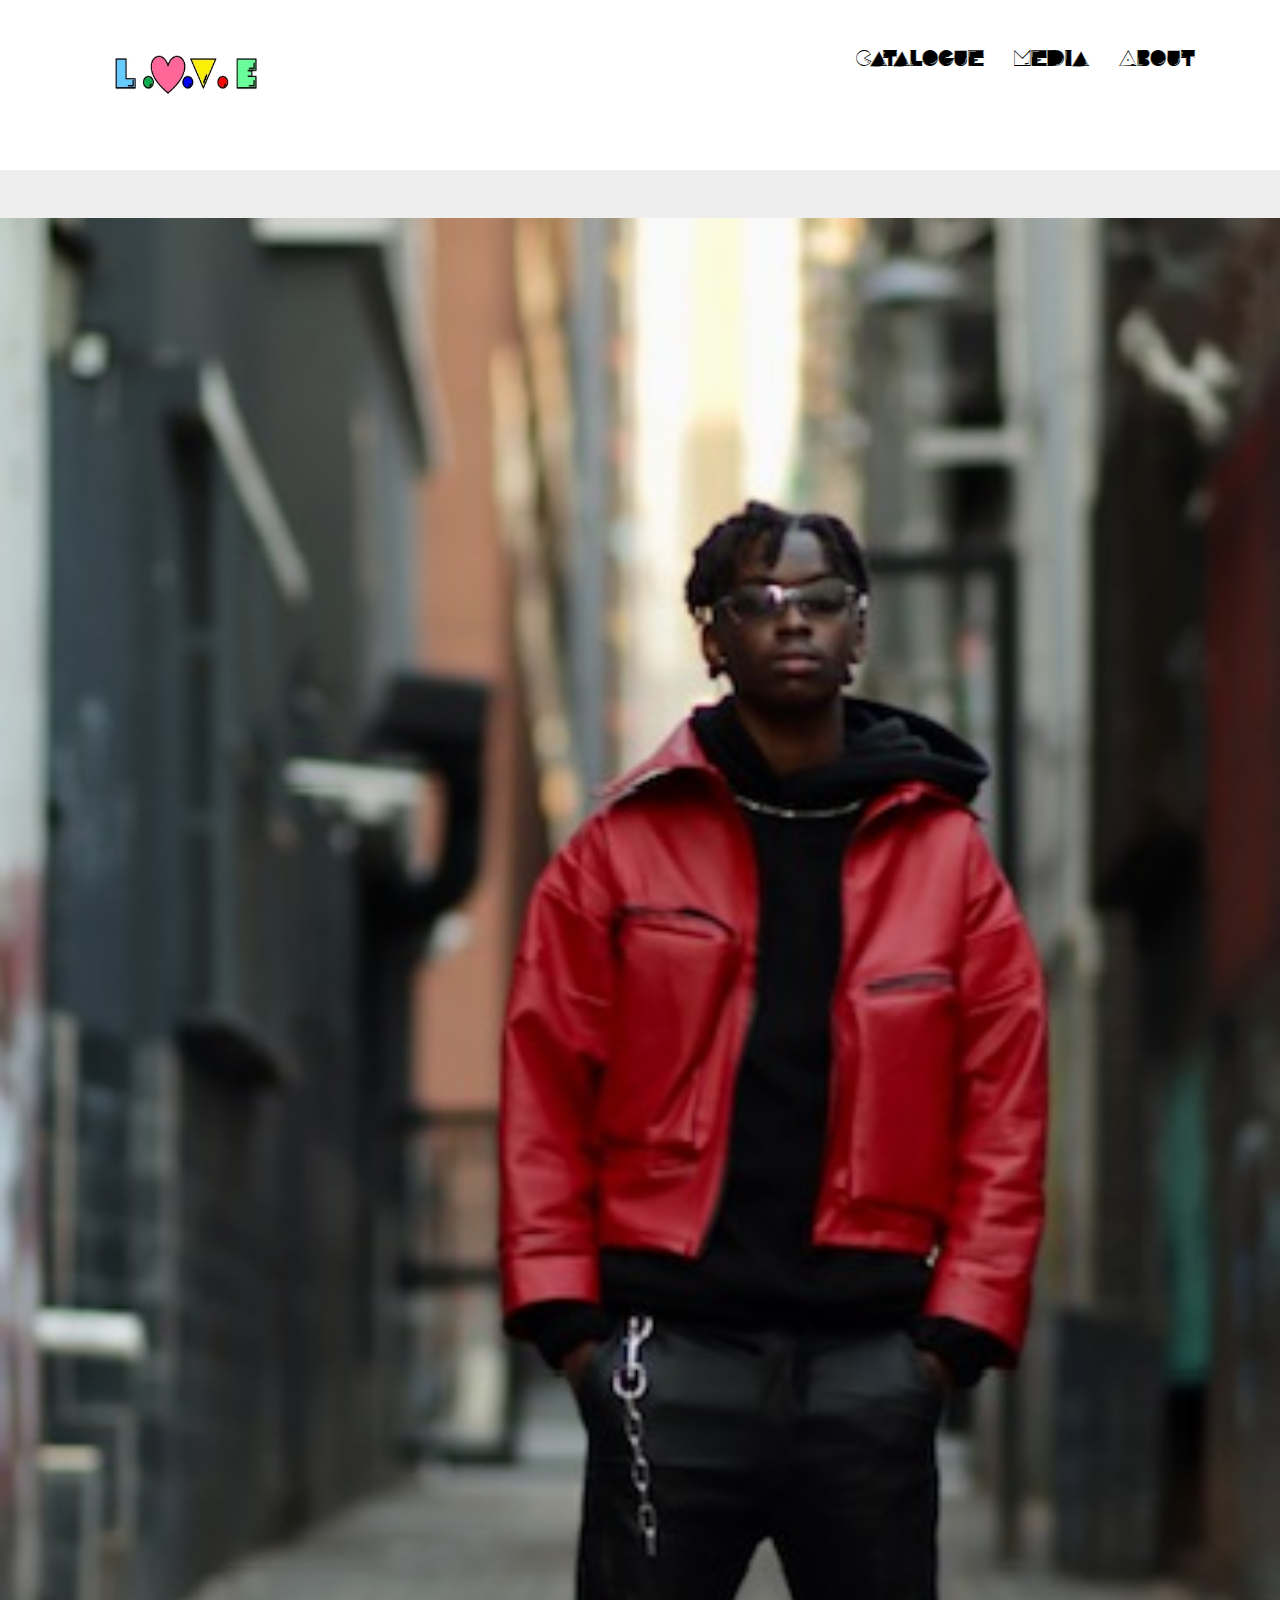
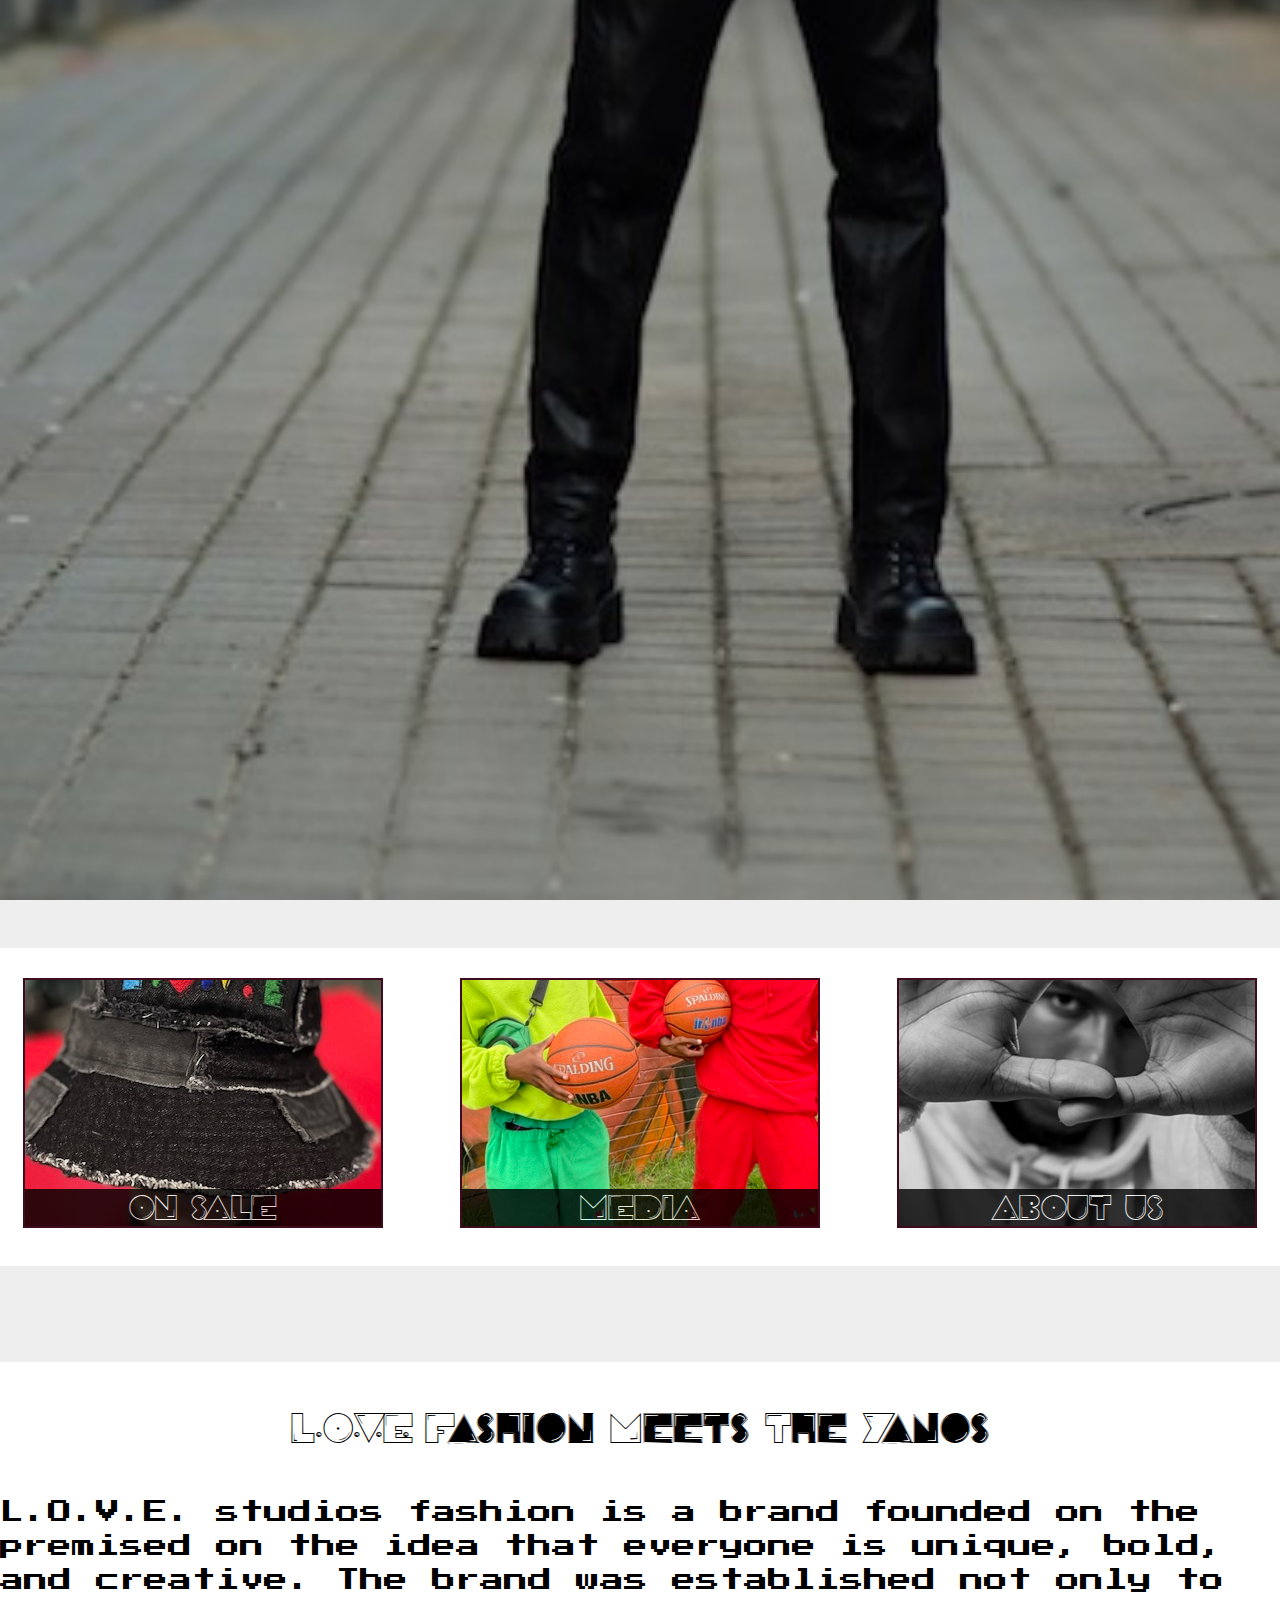
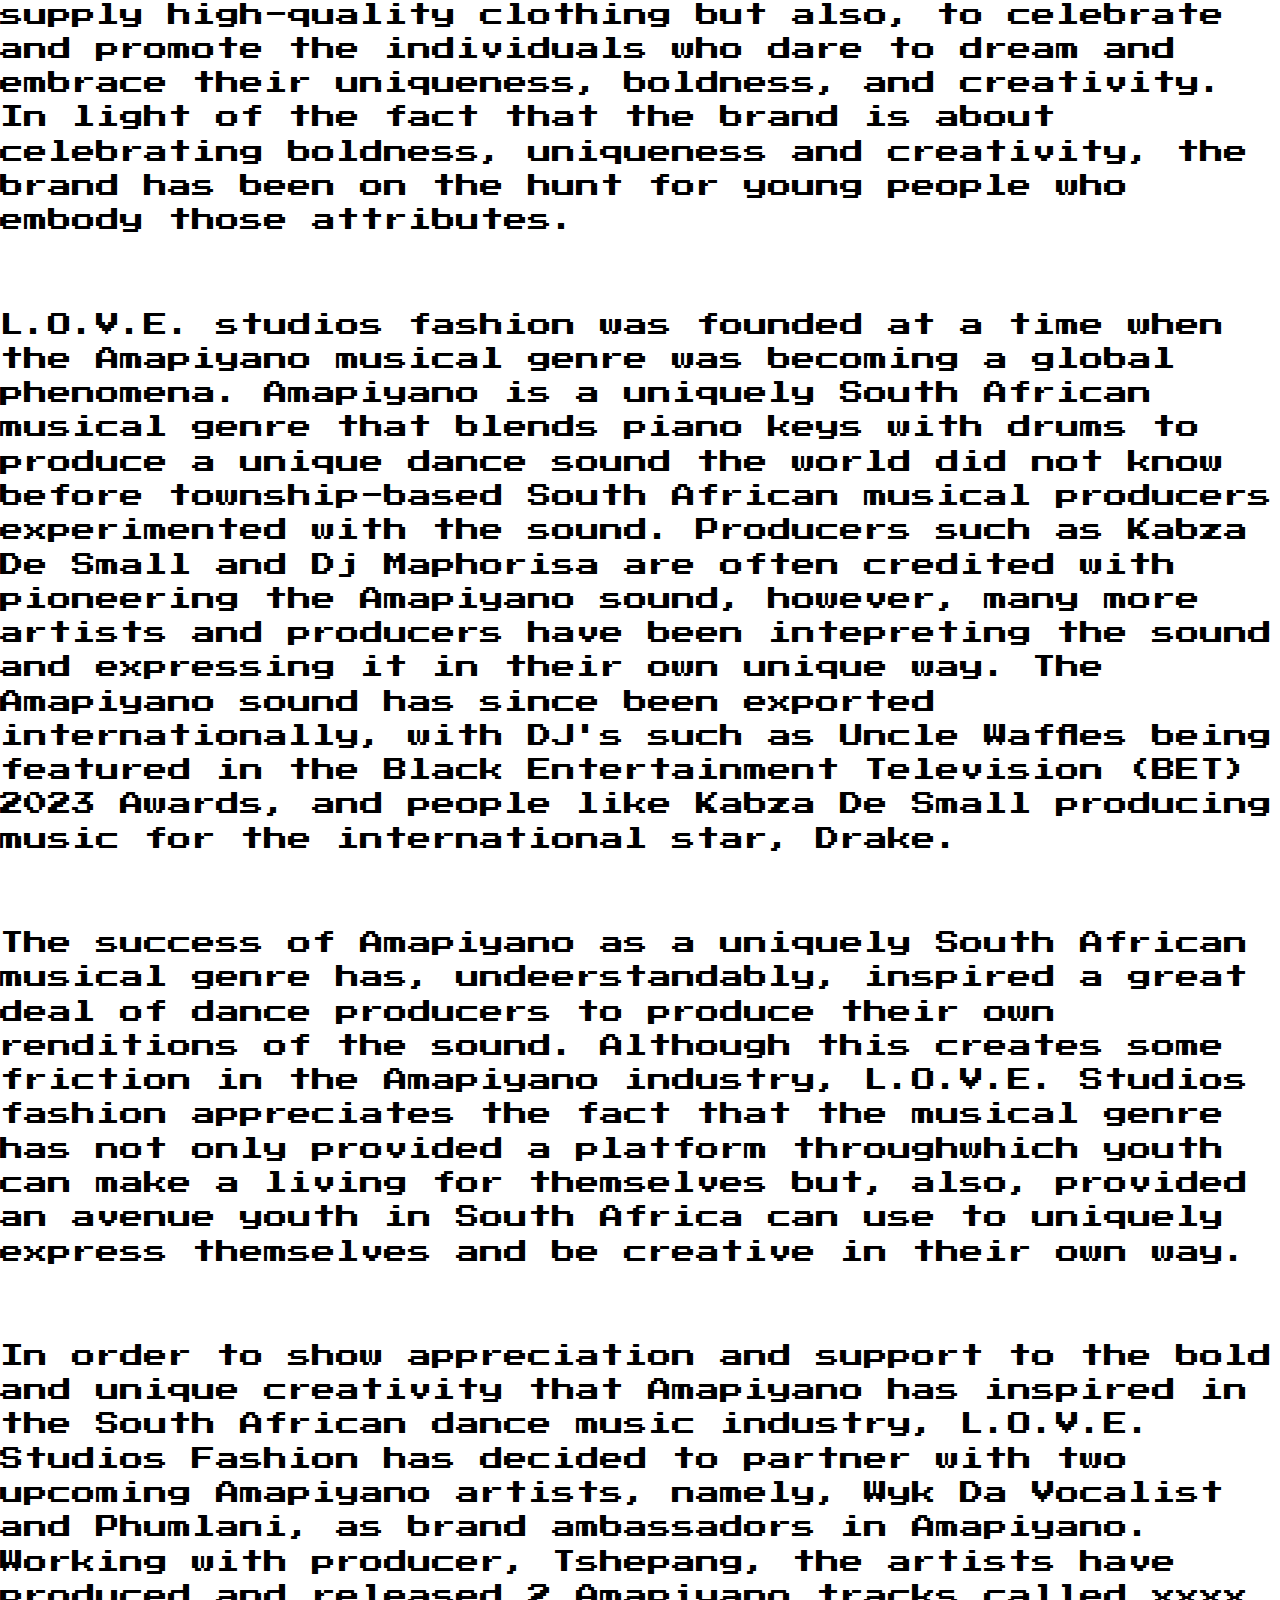
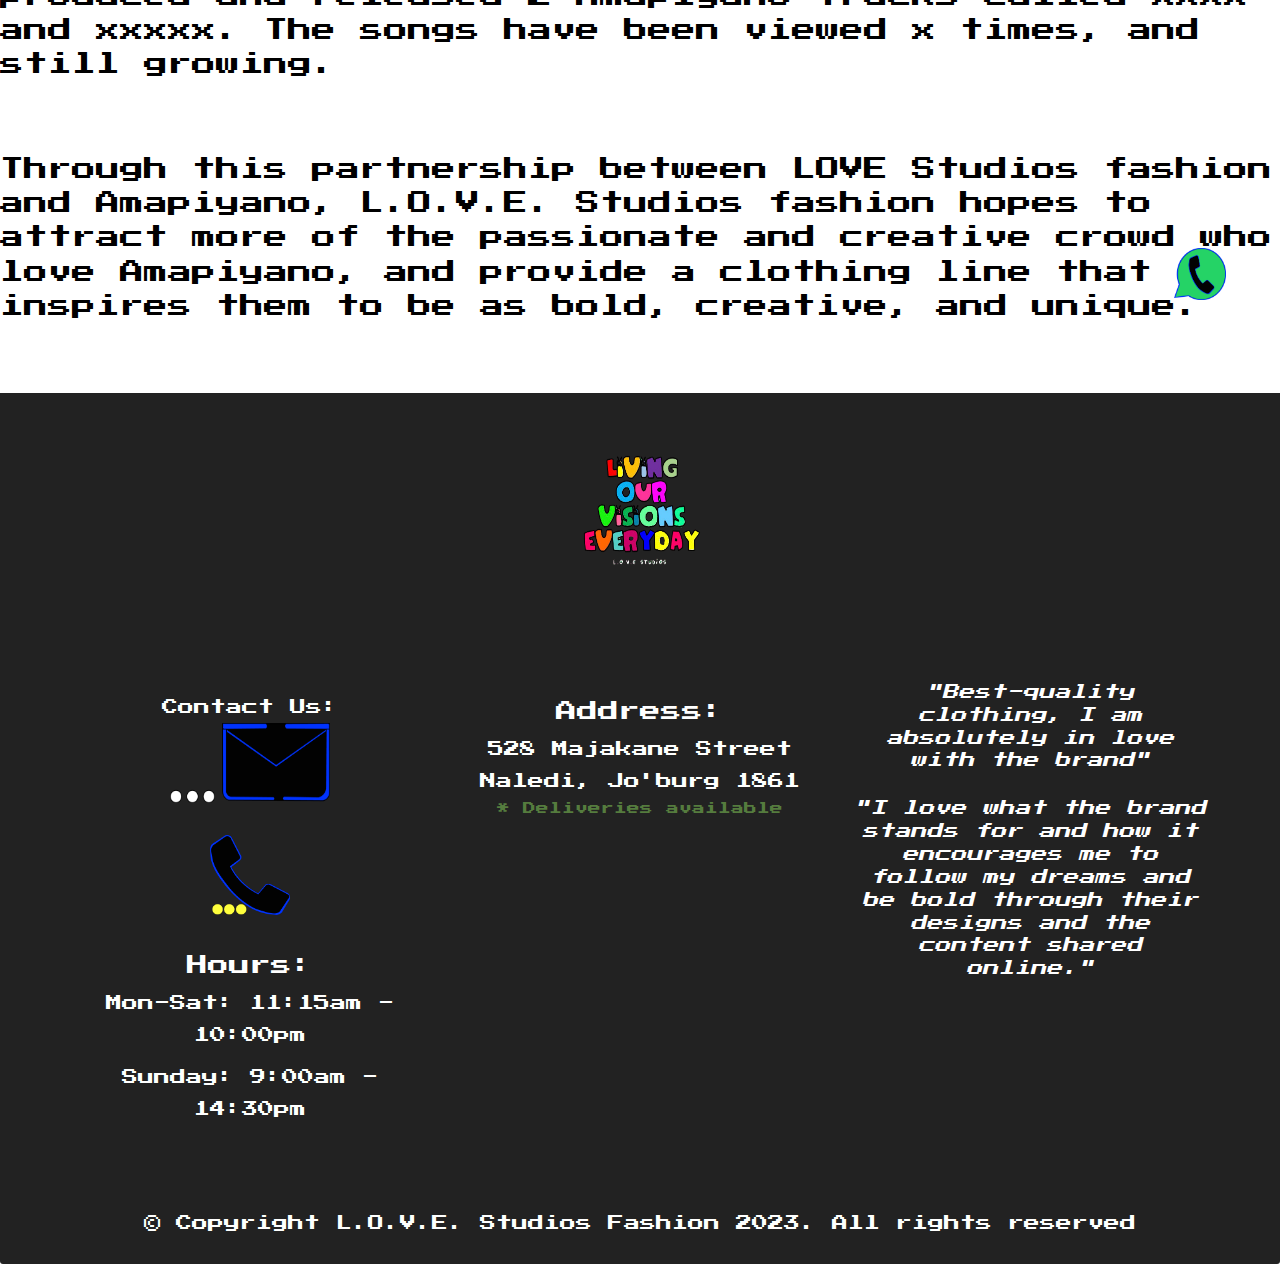
<file: index.html>
<!DOCTYPE html>
<html lang="en" dir="ltr">
  <head>
    <meta charset="utf-8">
    <meta http-equiv="X-UA-Compatible" content="IE=edge">
    <meta name="viewport" content="width=device-width, initial-scale=1">
    <title>Love Studios Fashion</title>
    <link rel="stylesheet" href="css/bootstrap.min.css">
    <link rel="stylesheet" href="css/styles.css">
    <link href="pacfont/PAC-FONT.TTF" rel="font">
    <link href="VT323/VT323-Regular.ttf" rel="font">
    <link rel="font" href="Bungee_Spice/BungeeSpice-Regular.ttf">
    <link rel="font" href="/Press_Start_2P/PressStart2P-Regular.ttf">
  </head>
  <body>
    <header>
      <nav id="header-nav" class="navbar navbar-default">
        <div class="container">
          <div class="navbar-header">
            <a href="index.html" class="pull-left visible-sm visible-xs visible-md visible-lg">
              <div id="logo-img">
                <img src="images/PhotoRoom_20230105_173615.jpg" alt="logo" style="width: 250px; height: 150px">
              </div>
            </a>
            <!-- <div class="navbar-brand">
              <a id="logo-imge" href="index.html"><h1>
              </h1></a>
              <p>
                <span>Living Our Visions Everyday</span>
              </p>
            </div> -->

            <button id="navbarToggle" type="button" class="navbar-toggle collapsed" data-toggle="collapse" data-target="#collapsable-nav" aria-expanded="false">
              <span class="sr-only">Toggle navigation</span>
              <span class="icon-bar"></span>
              <span class="icon-bar"></span>
              <span class="icon-bar"></span>
            </button>
          </div>

          <div id="collapsable-nav" class="collapse navbar-collapse">
             <ul id="nav-list" class="nav navbar-nav navbar-right">
              <li class="menuItem visible-xs active">
                <a href="index.html">
                  <span></span> Home</a>
              </li>
              <li class="menuItem">
                <a href="catalogue.html">
                  <span class=""></span><br class="hidden-xs"> Catalogue</a>
              </li>
              <li class="menuItem">
                <a href="brandMedia.html">
                  <span class=""></span><br class="hidden-xs"> Media</a>
              </li>
              <li class="menuItem">
                <a href="about.html">
                  <span class=""></span><br class="hidden-xs"> About</a>
              </li>
            </ul><!-- #nav-list -->
          </div><!-- .collapse .navbar-collapse -->
        </div><!-- .container -->
      </nav><!-- #header-nav -->
    </header>

    <div class="jumbotron">
      <img src="images/IMG_2303.JPEG" alt="Main Picture" class="img-responsive" style="width: 100%; height: 100%">
    </div>

    <div id="home-tiles" class="row">
      <div class="col-md-4 col-sm-6 col-xs-12">
        <a href="menu.html"><div id="sale-tile"><span>On Sale</span></div></a>
      </div>
      <div class="col-md-4 col-sm-6 col-xs-12">
        <a href="brandMedia.html">
          <div id="medias-tile"><span>Media</span></div>
        </a>
      </div>
      <div class="col-md-4 col-sm-6 col-xs-12">
        <a href="about.html">
          <div id="specialsTile"><span>About Us</span></div>
        </a>
      </div>
    </div><br><!-- End of #home-tiles -->

    <article class="frontArt">
      <div class="jumbotron">

      </div>

      <div class="ArtHead">
        <h2>L.O.V.E. Fashion Meets The Yanos</h2>
      </div>

      <div class="artBody">
        <p>L.O.V.E. studios fashion is a brand founded on the premised on the idea that everyone is unique, bold, and creative. The brand was established not only to supply high-quality clothing but also, to celebrate and promote the individuals
        who dare to dream and embrace their uniqueness, boldness, and creativity. In light of the fact that the brand is about celebrating boldness, uniqueness and creativity, the brand has been on the hunt for young people who embody those attributes.</p>

        <p>L.O.V.E. studios fashion was founded at a time when the Amapiyano musical genre was becoming a global phenomena. Amapiyano is a uniquely South African musical genre that blends piano keys with drums to produce a unique dance sound the world
           did not know before township-based South African musical producers experimented with the sound. Producers such as Kabza De Small and Dj Maphorisa are often credited with pioneering the Amapiyano sound, however, many more artists and producers
         have been intepreting the sound and expressing it in their own unique way. The Amapiyano sound has since been exported internationally, with DJ's such as Uncle Waffles being featured in the Black Entertainment Television (BET) 2023 Awards, and
       people like Kabza De Small producing music for the international star, Drake.</p>

       <p>The success of Amapiyano as a uniquely South African musical genre has, undeerstandably, inspired a great deal of dance producers to produce their own renditions of the sound. Although this creates some friction in the Amapiyano industry,
       L.O.V.E. Studios fashion appreciates the fact that the musical genre has not only provided a platform throughwhich youth can make a living for themselves but, also, provided an avenue youth in South Africa can use to uniquely express themselves
       and be creative in their own way.</p>

       <p>In order to show appreciation and support to the bold and unique creativity that Amapiyano has inspired in the South African dance music industry, L.O.V.E. Studios Fashion has decided to partner with two upcoming Amapiyano artists, namely, Wyk Da Vocalist and Phumlani, as brand ambassadors in Amapiyano.
       Working with producer, Tshepang, the artists have produced and released 2 Amapiyano tracks called xxxx and xxxxx. The songs have been viewed x times, and still growing.</p>

       <p>Through this partnership between LOVE Studios fashion and Amapiyano, L.O.V.E. Studios fashion hopes to attract more of the passionate and creative crowd who love Amapiyano, and provide a clothing line that inspires them to be as bold, creative, and unique.</p>
      </div>
    </article>

    <div class="whatApp-btn-container-fluid">
      <a href="#">
        <img id="whatIcon" src="images/appIcon.png" alt="whatApp Icon">
      </a>
    </div>
    <footer class="panel-footer">
      <div class="container">
        <div id="footBrand" class="row">
          <section>
            <a href="index.html">
              <img src="images/IMG_1691.PNG" alt="brand logo" style="width: 200px; height: 200px;">
            </a>
          </section><br>
          <section id="hours" class="col-sm-4 col-xs-12">
            <section>
              <span>Contact Us:</span><br>
              <a href="mailto: garlicgreenjunior@icloud.com">
                <img src="images/emailIcon.png" alt="email icon" style="width: 160px; height: 80px;">
              </a> <br>
              <a href="https://api.whatsapp.com/send?phone=27628906020"><br>
                <img src="images/phoneIcon.png" alt="Whatsapp Chat" style="width: 80px; height: 80px;">
              </a>
              <hr class="visible-xs">
            </section>
            <span>Hours:</span><br>
            <p>Mon-Sat: 11:15am - 10:00pm</p>
            <p>Sunday: 9:00am - 14:30pm</p><br>

            <hr class="visible-xs">
          </section>
          <section id="address" class="col-sm-4 col-xs-12">
            <span>Address:</span><br>
            528 Majakane Street<br>
            Naledi, Jo'burg 1861
            <p>* Deliveries available</p>
            <hr class="visible-xs">
          </section>
          <section id="testimonials" class="col-sm-4 col-xs-12">
            <p>"Best-quality clothing, I am absolutely in love with the brand"</p>
            <p>"I love what the brand stands for and how it encourages me to follow my dreams and be bold through their designs and the content shared online."</p>
          </section>
        </div>
        <div id="copyR" class="text-center">&copy; Copyright L.O.V.E. Studios Fashion 2023. All rights reserved</div>
      </div>
    </footer>

    <!-- jQuery (Bootstrap JS plugins depend on it) -->
    <script src="js/jquery-2.1.4.min.js"></script>
    <script src="js/bootstrap.min.js"></script>
    <script src="js/script.js"></script>
  </body>
</html>
</file>
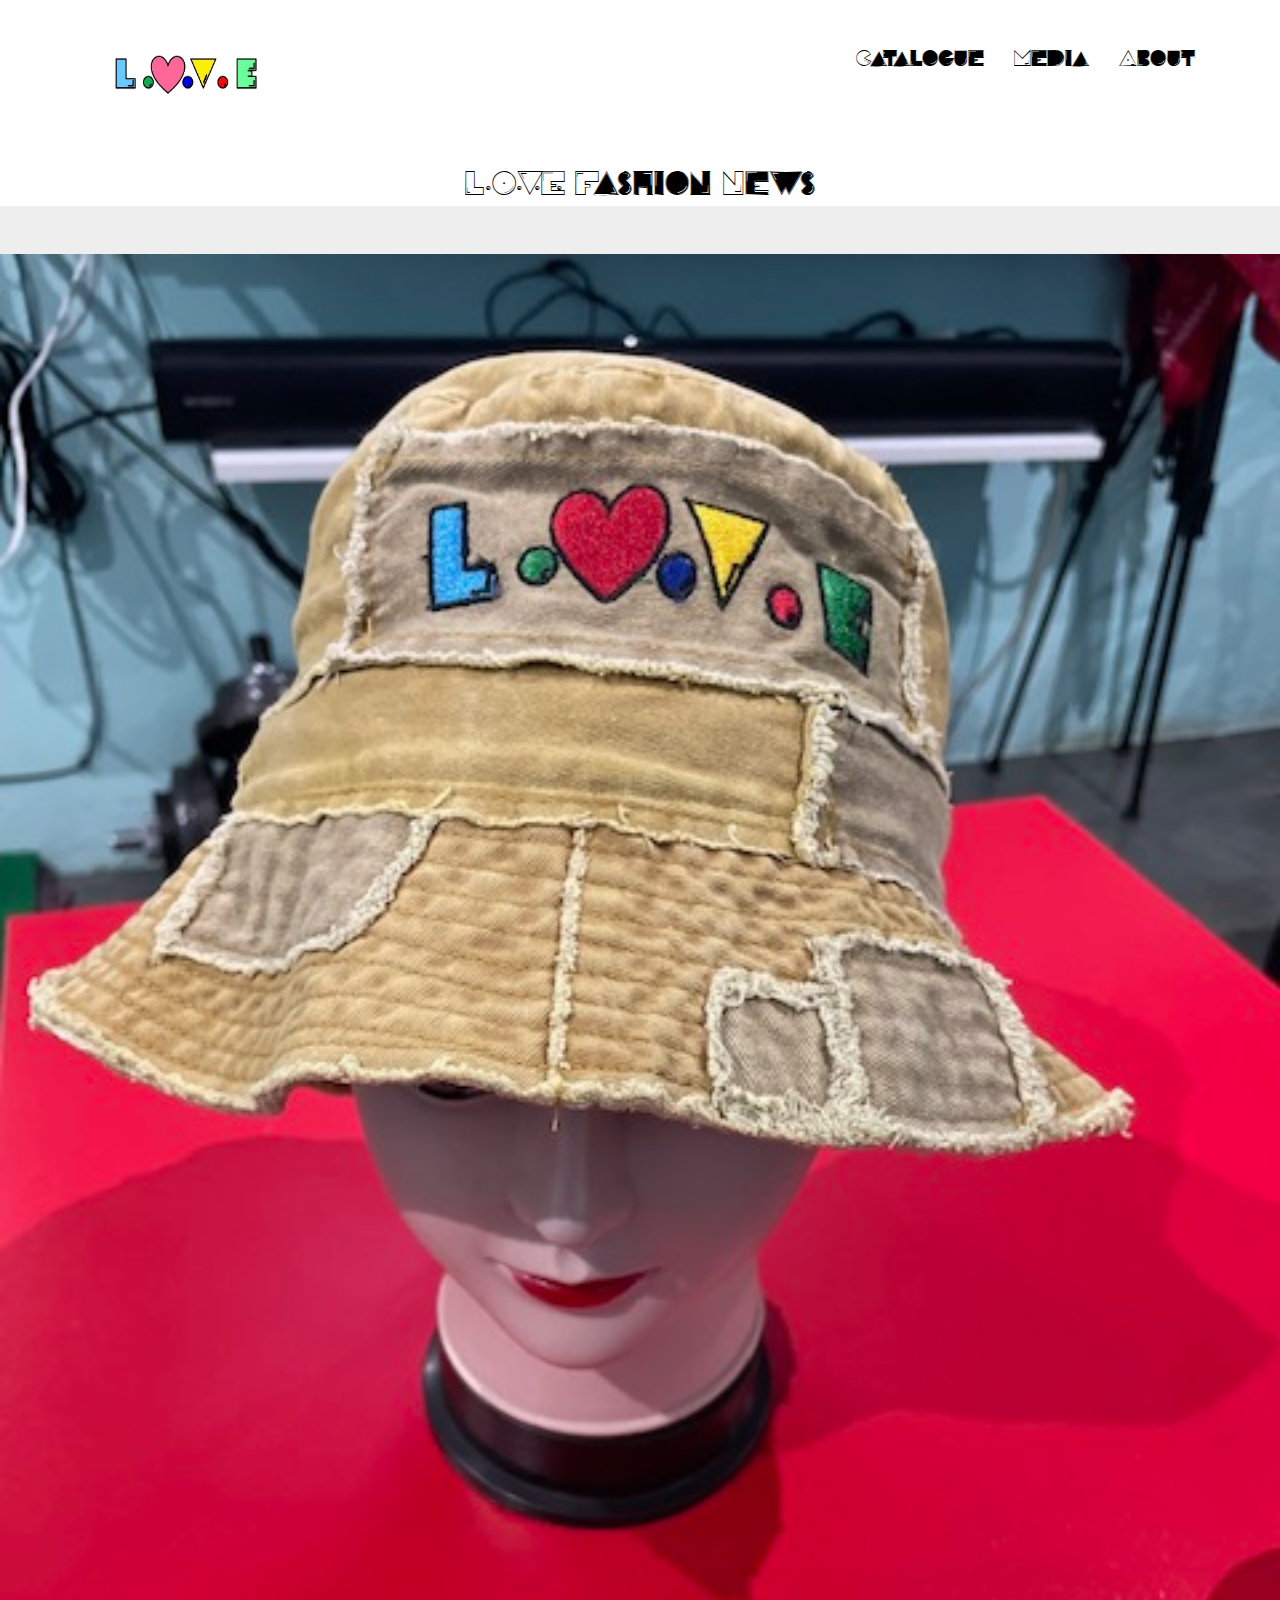
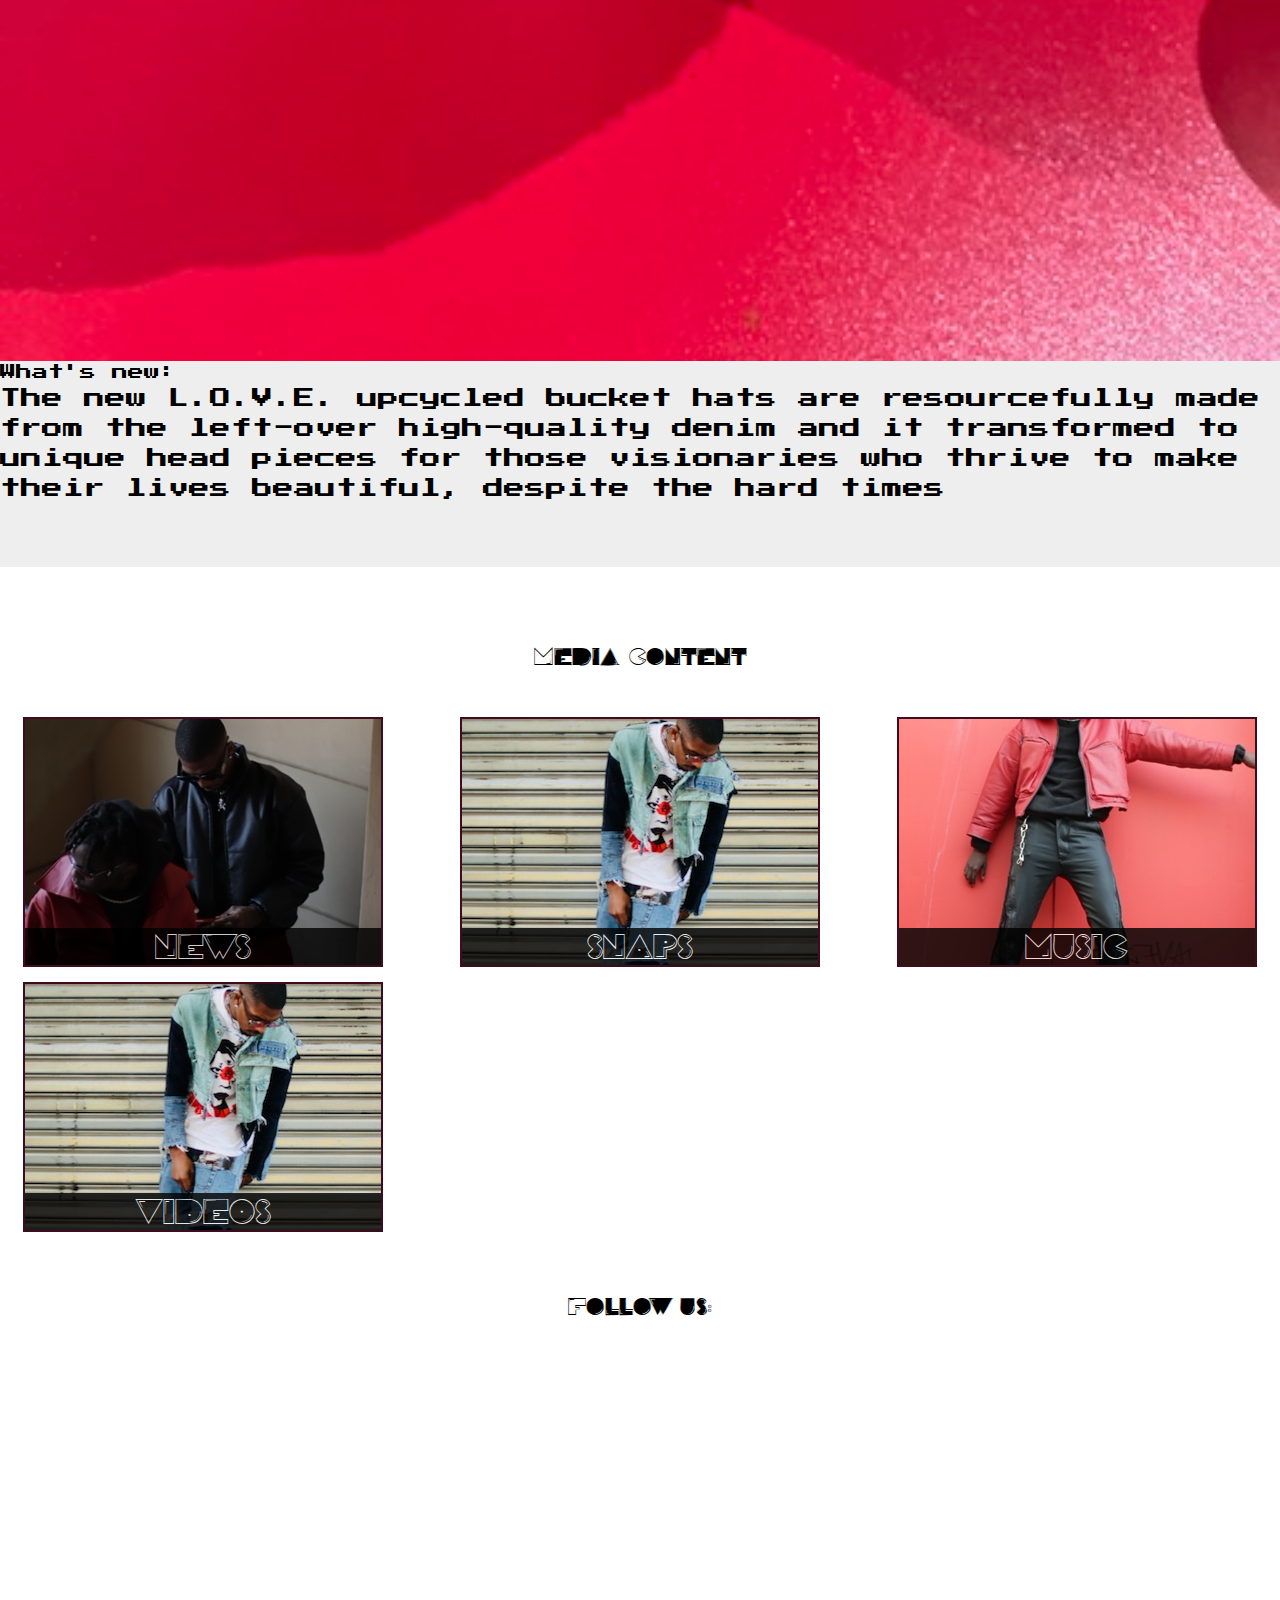
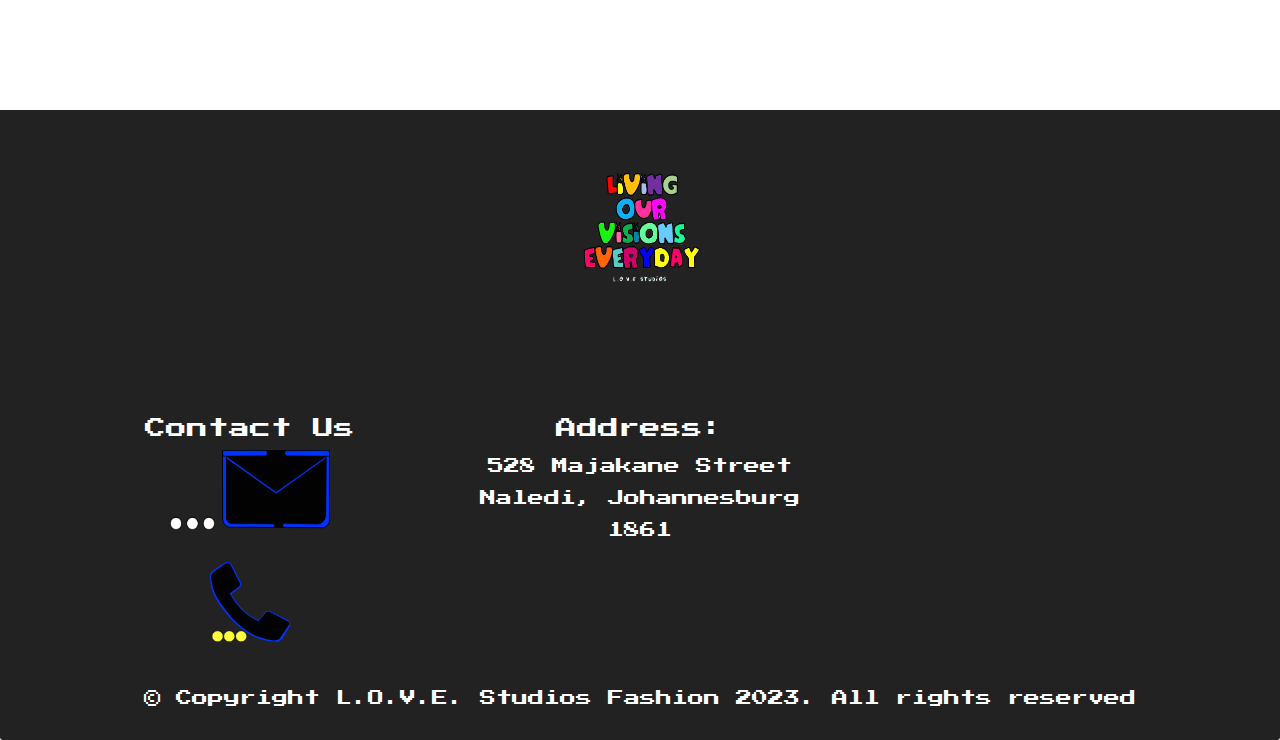
<file: brandMedia.html>
<!DOCTYPE html>
<html lang="en" dir="ltr">
  <head>
    <meta charset="utf-8">
    <meta http-equiv="X-UA-Compatible" content="IE=edge">
    <meta name="viewport" content="width=device-width, initial-scale=1">
    <title>Love Studios Fashion</title>
    <link rel="stylesheet" href="css/bootstrap.min.css">
    <link rel="stylesheet" href="css/styles.css">
    <link href="fonts/pacfont/PAC-FONT.ttf" rel="font">
    <link href="fontsVT323/VT323-Regular.ttf" rel="font">
    <link rel="font" href="fonts/Press_Start_2P/PressStart2P-Regular.ttf">
  </head>
  <body>
    <header>
      <nav id="header-nav" class="navbar navbar-default">
        <div class="container">
          <div class="navbar-header">
            <a href="index.html" class="pull-left visible-md visible-lg">
              <div id="logo-img"><a href="index.html"><img src="images/PhotoRoom_20230105_173615.jpg" alt="L.O.V.E. logo" style="width: 250px; height: 150px"></a></div>
            </a>

            <button id="navbarToggle" type="button" class="navbar-toggle collapsed" data-toggle="collapse" data-target="#collapsable-nav" aria-expanded="false">
              <span class="sr-only">Toggle navigation</span>
              <span class="icon-bar"></span>
              <span class="icon-bar"></span>
              <span class="icon-bar"></span>
            </button>
          </div>

          <div id="collapsable-nav" class="collapse navbar-collapse">
             <ul id="nav-list" class="nav navbar-nav navbar-right">
              <li class="visible-xs active">
                <a href="index.html">
                  <span class=""></span> Home</a>
              </li>
              <li>
                <a href="catalogue.html">
                  <span class=""></span><br class="hidden-xs"> Catalogue</a>
              </li>
              <li>
                <a href="brandMedia.html">
                  <span class=""></span><br class="hidden-xs"> Media</a>
              </li>
              <li>
                <a href="about.html">
                  <span class=""></span><br class="hidden-xs"> About</a>
              </li>

            </ul><!-- #nav-list -->
          </div><!-- .collapse .navbar-collapse -->
        </div><!-- .container -->
      </nav><!-- #header-nav -->
    </header>

    <div class="medHead">
      <h3>L.O.V.E. Fashion News</h3>
    </div>

    <div class="jumbotron">
        <img src="images/IMG_2490.jpg" alt="Picture of new product(s)" class="img-responsive" style="width: 100%; height: 100%">

        <div class="jumText">
          <span>What's new:</span>
        <p>The new L.O.V.E. upcycled bucket hats are resourcefully made from the left-over high-quality denim and it transformed to unique head pieces for those visionaries who thrive to make their lives beautiful, despite the hard times</p>
        </div>
    </div>

    <div class="row">
      <div class="ArtHead">
        <h4>Media Content</h4>
      </div>

      <a href="articles.html"><div class="col-md-4 col-sm-6 col-xs-12">
        <div id="news-tile"><span>News</span></div>
      </div></a>

      <a href="urbanShoot.html"><div class="col-md-4 col-sm-6 col-xs-12">
        <div id="snaps-tile"><span>Snaps</span></div>
      </div></a>

      <a href="#"><div class="col-md-4 col-sm-6 col-xs-12">
        <div id="music-tile"><span>Music</span></div>
      </div></a>

      <a href="#"><div class="col-md-4 col-sm-6 col-xs-12">
        <div id="videos-tile"><span>Videos</span></div>
      </div></a>

      <!-- <a href="#"><div class="col-md-4 col-sm-6 col-xs-12">
        <div id="menu-tile"><span>Media Kit</span></div>
      </div></a> -->
    </div>

    <div class="row">
      <div class="ArtHead">
        <h4>Follow us:</h4>
      </div>

      <iframe src="https://www.facebook.com/plugins/page.php?href=https%3A%2F%2Fweb.facebook.com%2Fprofile.php%3Fid%3D100090423701021&tabs=timeline&width=340&height=507&small_header=false&adapt_container_width=true&hide_cover=false&show_facepile=true&appId" width="340" height="307" style="border:none;overflow:hidden" scrolling="no" frameborder="0" allowfullscreen="true" allow="autoplay; clipboard-write; encrypted-media; picture-in-picture; web-share"></iframe>




    </div>






    <footer class="panel-footer">
      <div class="container">
        <div class="row">
          <section>
            <a href="index.html"><img src="images/IMG_1691.PNG" alt="brand logo" style="width: 200px; height: 200px;"></a>
          </section><br>
          <section id="hours" class="col-sm-4">
            <span>Contact Us</span><br>
            <a href="mailto: garlicgreenjunior@icloud.com">
              <img src="images/emailIcon.png" alt="email icon" style="width: 160px; height: 80px;">
            </a> <br>
            <a href="https://api.whatsapp.com/send?phone=27628906020"><br>
              <img src="images/phoneIcon.png" alt="Whatsapp Chat" style="width: 80px; height: 80px;">
            </a>
            <hr class="visible-xs">
          </section>
          <section id="address" class="col-sm-4">
            <span>Address:</span><br>
            528 Majakane Street<br>
            Naledi, Johannesburg 1861
            <hr class="visible-xs">
          </section>
      </div>
      <div id="copyR" class="text-center">&copy; Copyright L.O.V.E. Studios Fashion 2023. All rights reserved</div>
      </div>
    </footer>

    <!-- jQuery (Bootstrap JS plugins depend on it) -->
    <script src="js/jquery-2.1.4.min.js"></script>
    <script src="js/bootstrap.min.js"></script>
    <script src="js/script.js"></script>
  </body>
</html>
</file>
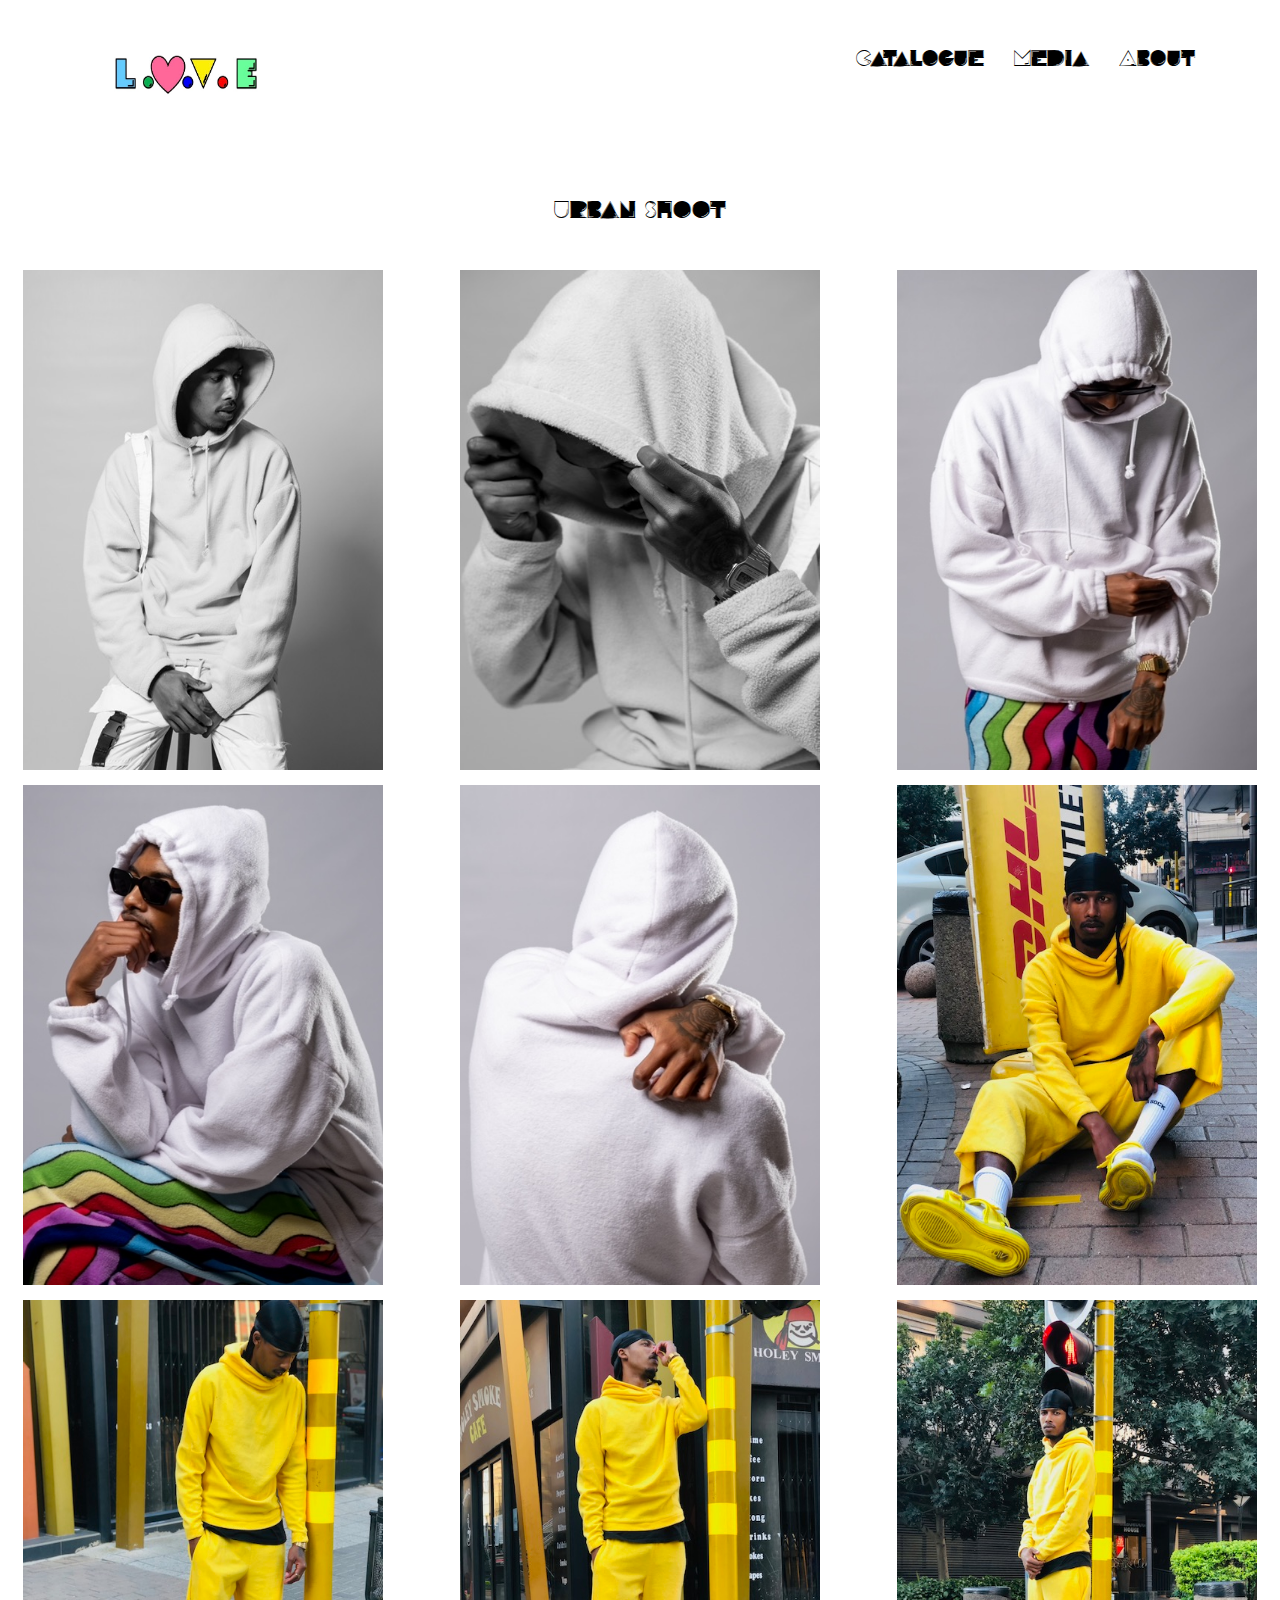
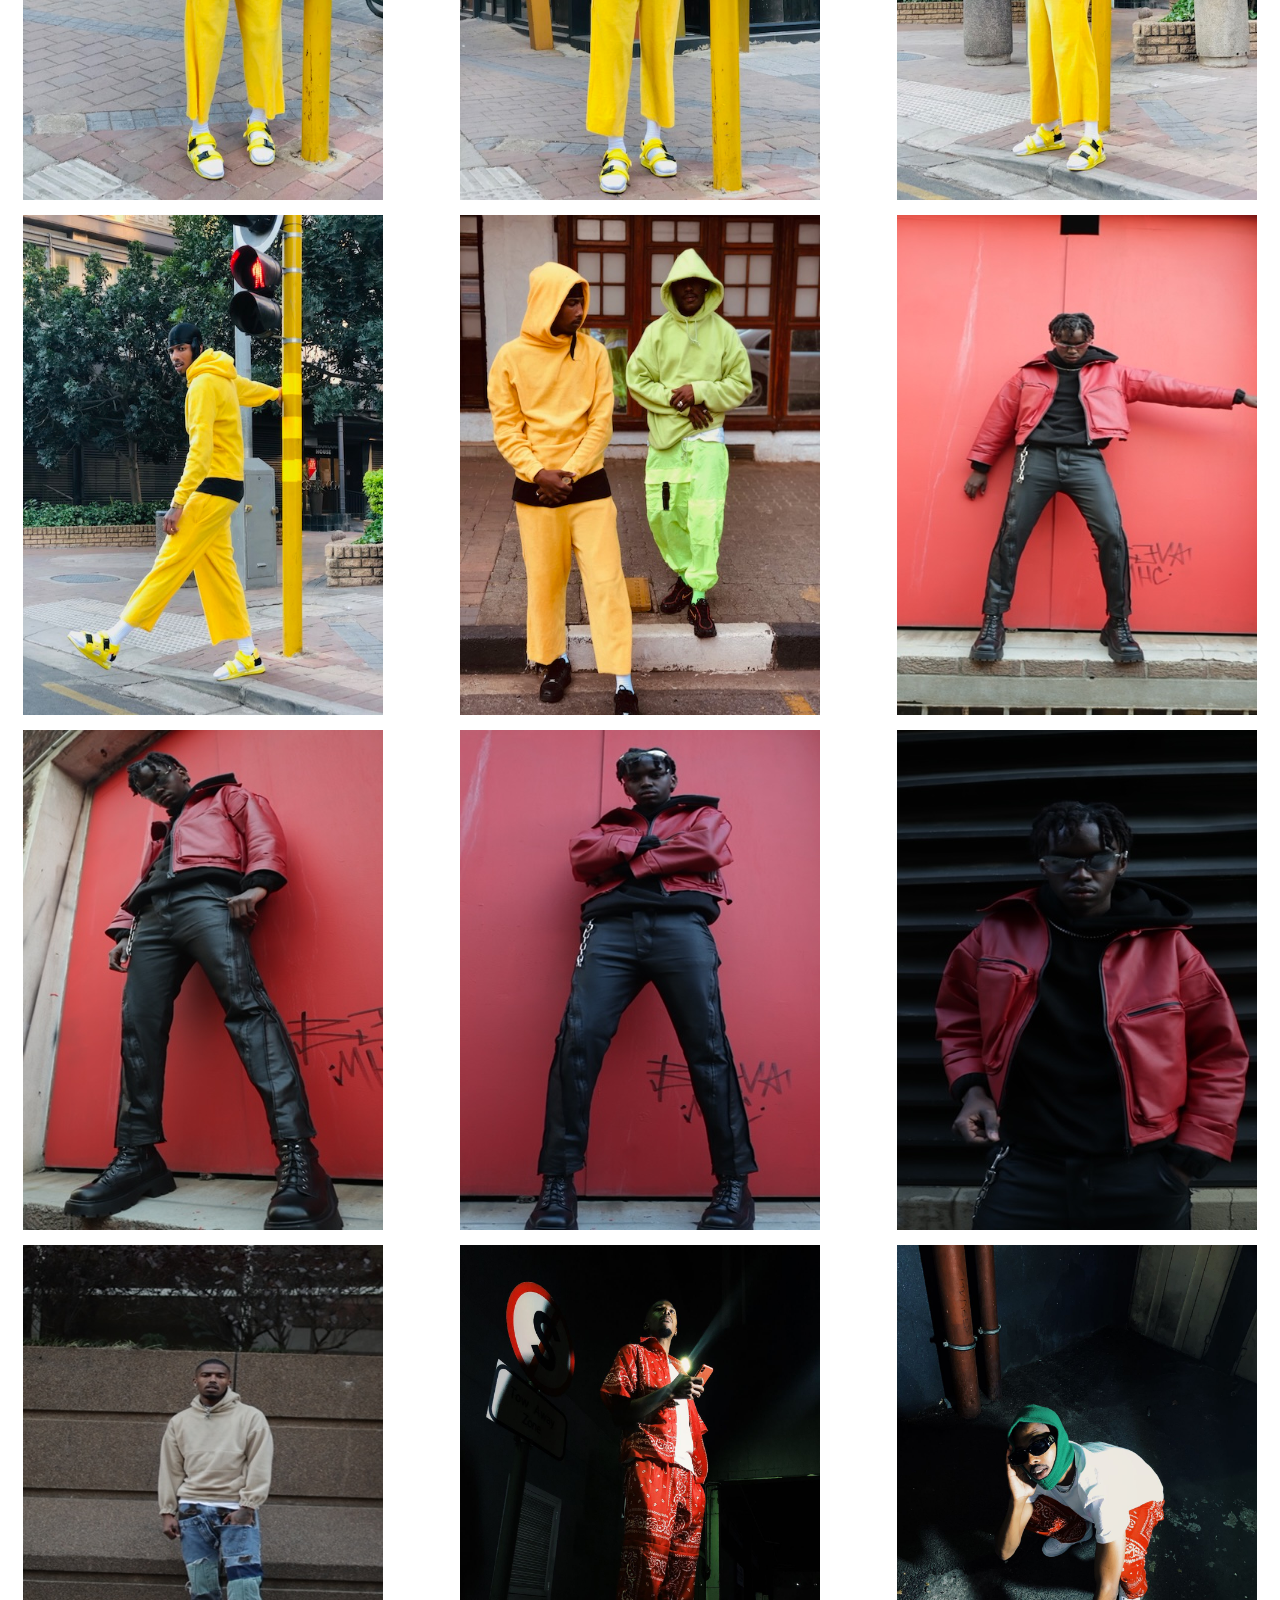
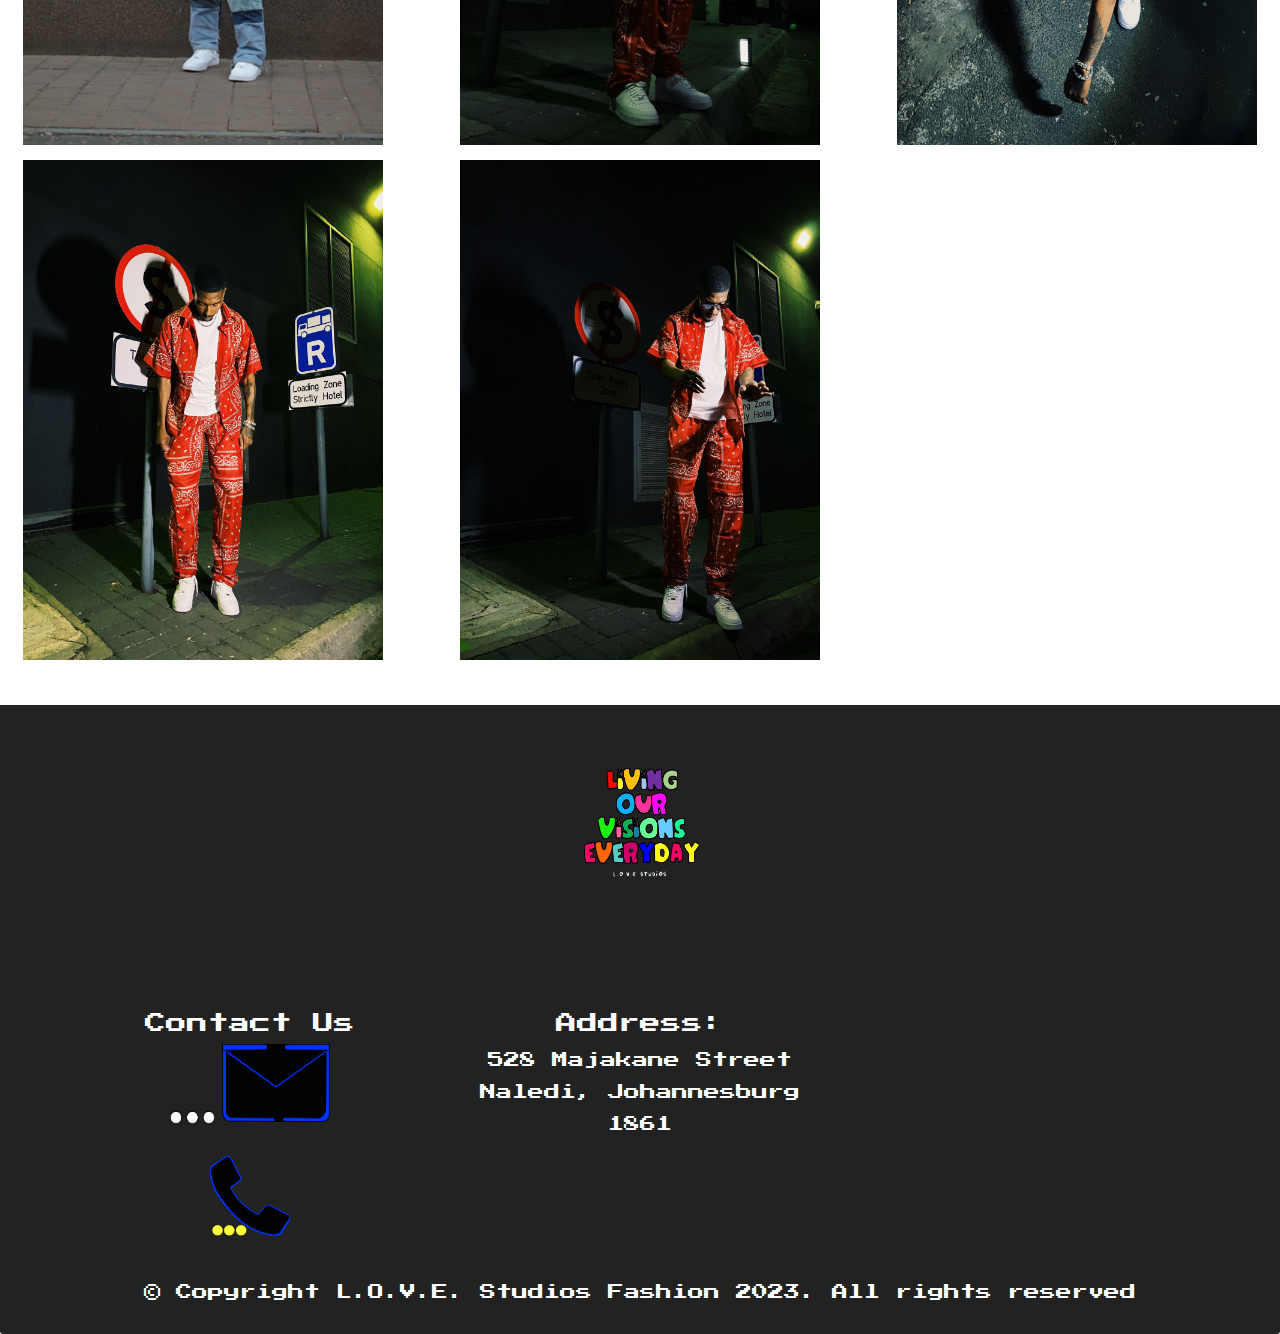
<file: urbanShoot.html>
<!DOCTYPE html>
<html lang="en" dir="ltr">
  <head>
    <meta charset="utf-8">
    <meta http-equiv="X-UA-Compatible" content="IE=edge">
    <meta name="viewport" content="width=device-width, initial-scale=1">
    <title>Love Studios Fashion</title>
    <link rel="stylesheet" href="css/bootstrap.min.css">
    <link rel="stylesheet" href="css/styles.css">
    <link href="pacfont/PAC-FONT.TTF" rel="font">
    <link href="VT323/VT323-Regular.ttf" rel="font">
    <link rel="font" href="Bungee_Spice/BungeeSpice-Regular.ttf">
    <link rel="font" href="/Press_Start_2P/PressStart2P-Regular.ttf">
    <link href='https://fonts.googleapis.com/css?family=Oxygen:400,300,700' rel='stylesheet' type='text/css'>
    <link href='https://fonts.googleapis.com/css?family=Lora' rel='stylesheet' type='text/css'>
    <link href="https://fonts.cdnfonts.com/css/pac-font" rel="stylesheet">
  </head>
  <body>
    <header>
      <nav id="header-nav" class="navbar navbar-default">
        <div class="container">
          <div class="navbar-header">
            <a href="index.html" class="pull-left visible-md visible-lg">
              <div id="logo-img"><a href="index.html"><img src="images/PhotoRoom_20230105_173615.jpg" alt="L.O.V.E. logo" style="width: 250px; height: 150px"></a></div>
            </a>

            <button id="navbarToggle" type="button" class="navbar-toggle collapsed" data-toggle="collapse" data-target="#collapsable-nav" aria-expanded="false">
              <span class="sr-only">Toggle navigation</span>
              <span class="icon-bar"></span>
              <span class="icon-bar"></span>
              <span class="icon-bar"></span>
            </button>
          </div>

          <div id="collapsable-nav" class="collapse navbar-collapse">
             <ul id="nav-list" class="nav navbar-nav navbar-right">
              <li class="visible-xs active">
                <a href="index.html">
                  <span class=""></span> Home</a>
              </li>
              <li>
                <a href="catalogue.html">
                  <span class=""></span><br class="hidden-xs"> Catalogue</a>
              </li>
              <li>
                <a href="brandMedia.html">
                  <span class=""></span><br class="hidden-xs"> Media</a>
              </li>
              <li>
                <a href="about.html">
                  <span class=""></span><br class="hidden-xs"> About</a>
              </li>
            </ul><!-- #nav-list -->
          </div><!-- .collapse .navbar-collapse -->
        </div><!-- .container -->
      </nav><!-- #header-nav -->
    </header>

    <div class="ArtHead">
      <h4>Urban Shoot</h4>
    </div>

    <div class="row">
      <a href="#"><div class="col-md-4 col-sm-6 col-xs-12">
        <div id="pic-tile">
          <img id="myImg" src="images/DSCF3668.JPEG" alt="shoot photo" style="width: 100%; height: 500px;">
        </div>
      </div></a>

      <div id="myModal" class="modal">
        <span class="close">
          &times;
        </span>

        <img id="img01" class="modal-content">
        <div id="caption">
        </div>
      </div>

      <a href="#"><div class="col-md-4 col-sm-6 col-xs-12">
        <div id="pic2-tile">
          <img id="myImg1" src="images/DSCF3695-2.JPEG" alt="shoot photo" style="width: 100%; height: 500px;">
        </div>
      </div></a>
      <div id="myModal" class="modal">
        <span class="close">
          &times;
        </span>
        <img id="img02" class="modal-content">
        <div id="caption1">
        </div>
      </div>

      <a href="#"><div class="col-md-4 col-sm-6 col-xs-12">
        <div id="pic3-tile">
          <img id="myImg2" src="images/DSCF3723.JPEG" alt="shoot photo" style="width: 100%; height: 500px;">
        </div>
      </div></a>
      <div id="myModal" class="modal">
        <span class="close">
          &times;
        </span>
        <img id="img03" class="modal-content">
        <div id="caption2">
        </div>
      </div>

      <a href="#"><div class="col-md-4 col-sm-6 col-xs-12">
        <div id="pic3-tile">
          <img id="myImg3" src="images/DSCF3733-2.JPEG" alt="shoot photo" style="width: 100%; height: 500px;">
        </div>
      </div></a>
      <div id="myModal" class="modal">
        <span class="close">
          &times;
        </span>
        <img id="img04" class="modal-content">
        <div id="caption3">
        </div>
      </div>

      <a href="#"><div class="col-md-4 col-sm-6 col-xs-12">
        <div id="pic3-tile">
          <img id="myImg4" src="images/DSCF3750-3.JPEG" alt="shoot photo" style="width: 100%; height: 500px;">
        </div>
      </div></a>
      <div id="myModal" class="modal">
        <span class="close">
          &times;
        </span>
        <img id="img05" class="modal-content">
        <div id="caption4">
        </div>
      </div>

      <a href="#"><div class="col-md-4 col-sm-6 col-xs-12">
        <div id="pic3-tile">
          <img id="myImg5" src="images/IMG_0968.JPEG" alt="shoot photo" style="width: 100%; height: 500px;">
        </div>
      </div></a>
      <div id="myModal" class="modal">
        <span class="close">
          &times;
        </span>
        <img id="img06" class="modal-content">
        <div id="caption5">
        </div>
      </div>

      <a href="#"><div class="col-md-4 col-sm-6 col-xs-12">
        <div id="pic3-tile">
          <img id="myImg6" src="images/IMG_0970.JPEG" alt="shoot photo" style="width: 100%; height: 500px;">
        </div>
      </div></a>
      <div id="myModal" class="modal">
        <span class="close">
          &times;
        </span>
        <img id="img07" class="modal-content">
        <div id="caption6">
        </div>
      </div>

      <a href="#"><div class="col-md-4 col-sm-6 col-xs-12">
        <div id="pic3-tile">
          <img id="myImg7" src="images/IMG_0975.JPEG" alt="shoot photo" style="width: 100%; height: 500px;">
        </div>
      </div></a>
      <div id="myModal" class="modal">
        <span class="close">
          &times;
        </span>
        <img id="img08" class="modal-content">
        <div id="caption7">
        </div>
      </div>

      <a href="#"><div class="col-md-4 col-sm-6 col-xs-12">
        <div id="pic3-tile">
          <img id="myImg8" src="images/IMG_0980.JPEG" alt="shoot photo" style="width: 100%; height: 500px;">
        </div>
      </div></a>
      <div id="myModal" class="modal">
        <span class="close">
          &times;
        </span>
        <img id="img09" class="modal-content">
        <div id="caption8">
        </div>
      </div>

      <a href="#"><div class="col-md-4 col-sm-6 col-xs-12">
        <div id="pic3-tile">
          <img id="myImg9" src="images/IMG_0991.JPEG" alt="shoot photo" style="width: 100%; height: 500px;">
        </div>
      </div></a>
      <div id="myModal" class="modal">
        <span class="close">
          &times;
        </span>
        <img id="img10" class="modal-content">
        <div id="caption9">
        </div>
      </div>

      <a href="#"><div class="col-md-4 col-sm-6 col-xs-12">
        <div id="pic3-tile">
          <img id="myImg10" src="images/IMG_1079.JPEG" alt="shoot photo" style="width: 100%; height: 500px;">
        </div>
      </div></a>
      <div id="myModal" class="modal">
        <span class="close">
          &times;
        </span>
        <img id="img11" class="modal-content">
        <div id="caption10">
        </div>
      </div>

      <a href="#"><div class="col-md-4 col-sm-6 col-xs-12">
        <div id="pic3-tile">
          <img id="myImg11" src="images/IMG_2094.JPEG" alt="shoot photo" style="width: 100%; height: 500px;">
        </div>
      </div></a>
      <div id="myModal" class="modal">
        <span class="close">
          &times;
        </span>
        <img id="img12" class="modal-content">
        <div id="caption11">
        </div>
      </div>
      <a href="#"><div class="col-md-4 col-sm-6 col-xs-12">
        <div id="pic3-tile">
          <img id="myImg13" src="images/IMG_2111.JPEG" alt="shoot photo" style="width: 100%; height: 500px;">
        </div>
      </div></a>
      <div id="myModal" class="modal">
        <span class="close">
          &times;
        </span>
        <img id="img13" class="modal-content">
        <div id="caption12">
        </div>
      </div>

      <a href="#"><div class="col-md-4 col-sm-6 col-xs-12">
        <div id="pic3-tile">
          <img id="myImg14" src="images/IMG_2133.JPEG" alt="shoot photo" style="width: 100%; height: 500px;">
        </div>
      </div></a>
      <div id="myModal" class="modal">
        <span class="close">
          &times;
        </span>
        <img id="img14" class="modal-content">
        <div id="caption13">
        </div>
      </div>
      <a href="#"><div class="col-md-4 col-sm-6 col-xs-12">
        <div id="pic3-tile">
          <img id="myImg15" src="images/IMG_2214.JPEG" alt="shoot photo" style="width: 100%; height: 500px;">
        </div>
      </div></a>
      <div id="myModal" class="modal">
        <span class="close">
          &times;
        </span>
        <img id="img15" class="modal-content">
        <div id="caption14">
        </div>
      </div>

      <a href="#"><div class="col-md-4 col-sm-6 col-xs-12">
        <div id="pic3-tile">
          <img id="myImg16" src="images/IMG_2430.JPEG" alt="shoot photo" style="width: 100%; height: 500px;">
        </div>
      </div></a>
      <div id="myModal" class="modal">
        <span class="close">
          &times;
        </span>
        <img id="img16" class="modal-content">
        <div id="caption15">
        </div>
      </div>

      <a href="#"><div class="col-md-4 col-sm-6 col-xs-12">
        <div id="pic3-tile">
          <img id="myImg17" src="images/IMG-20230704-WA0000.jpg" alt="shoot photo" style="width: 100%; height: 500px;">
        </div>
      </div></a>
      <div id="myModal" class="modal">
        <span class="close">
          &times;
        </span>
        <img id="img17" class="modal-content">
        <div id="caption16">
        </div>
      </div>
      <a href="#"><div class="col-md-4 col-sm-6 col-xs-12">
        <div id="pic3-tile">
          <img id="myImg18" src="images/IMG-20230704-WA0002.jpg" alt="shoot photo" style="width: 100%; height: 500px;">
        </div>
      </div></a>
      <div id="myModal" class="modal">
        <span class="close">
          &times;
        </span>
        <img id="img18" class="modal-content">
        <div id="caption17">
        </div>
      </div>

      <a href="#"><div class="col-md-4 col-sm-6 col-xs-12">
        <div id="pic3-tile">
          <img id="myImg19" src="images/IMG-20230704-WA0003.jpg" alt="shoot photo" style="width: 100%; height: 500px;">
        </div>
      </div></a>
      <div id="myModal" class="modal">
        <span class="close">
          &times;
        </span>
        <img id="img19" class="modal-content">
        <div id="caption18">
        </div>
      </div>

      <a href="#"><div class="col-md-4 col-sm-6 col-xs-12">
        <div id="pic3-tile">
          <img id="myImg20" src="images/IMG-20230704-WA0005.jpg" alt="shoot photo" style="width: 100%; height: 500px;">
        </div>
      </div></a>
      <div id="myModal" class="modal">
        <span class="close">
          &times;
        </span>
        <img id="img20" class="modal-content">
        <div id="caption19">
        </div>
      </div>

    </div>

    <footer class="panel-footer">
      <div class="container">
        <div class="row">
          <section>
            <a href="index.html"><img src="images/IMG_1691.PNG" alt="brand logo" style="width: 200px; height: 200px;"></a>
          </section><br>
          <section id="hours" class="col-sm-4">
            <span>Contact Us</span><br>
            <a href="mailto: garlicgreenjunior@icloud.com">
              <img src="images/emailIcon.png" alt="email icon" style="width: 160px; height: 80px;">
            </a> <br>
            <a href="https://api.whatsapp.com/send?phone=27628906020"><br>
              <img src="images/phoneIcon.png" alt="Whatsapp Chat" style="width: 80px; height: 80px;">
            </a>
            <hr class="visible-xs">
          </section>
          <section id="address" class="col-sm-4">
            <span>Address:</span><br>
            528 Majakane Street<br>
            Naledi, Johannesburg 1861
            <hr class="visible-xs">
          </section>
      </div>
      <div id="copyR" class="text-center">&copy; Copyright L.O.V.E. Studios Fashion 2023. All rights reserved</div>
      </div>
    </footer>

    <!-- jQuery (Bootstrap JS plugins depend on it) -->
    <script src="js/jquery-2.1.4.min.js"></script>
    <script src="js/bootstrap.min.js"></script>
    <script src="js/script.js"></script>
  </body>
</html>
</file>
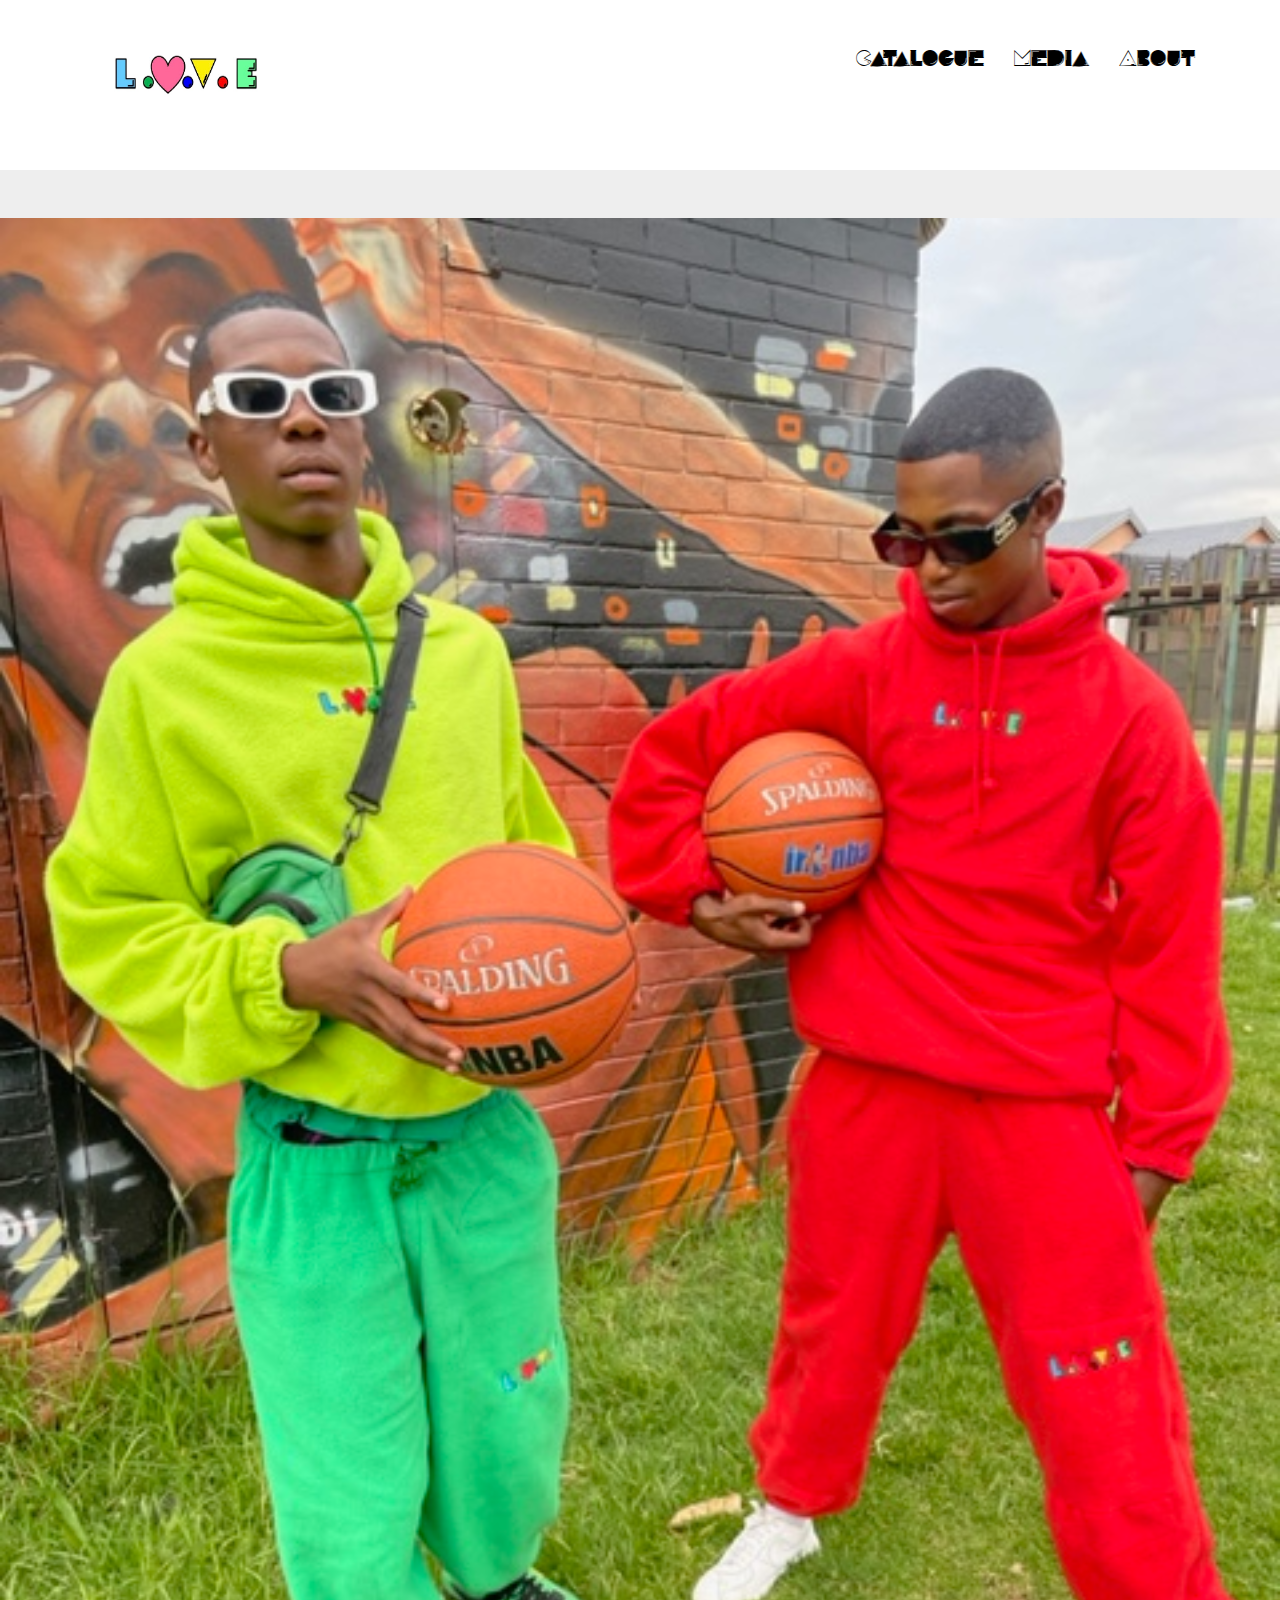
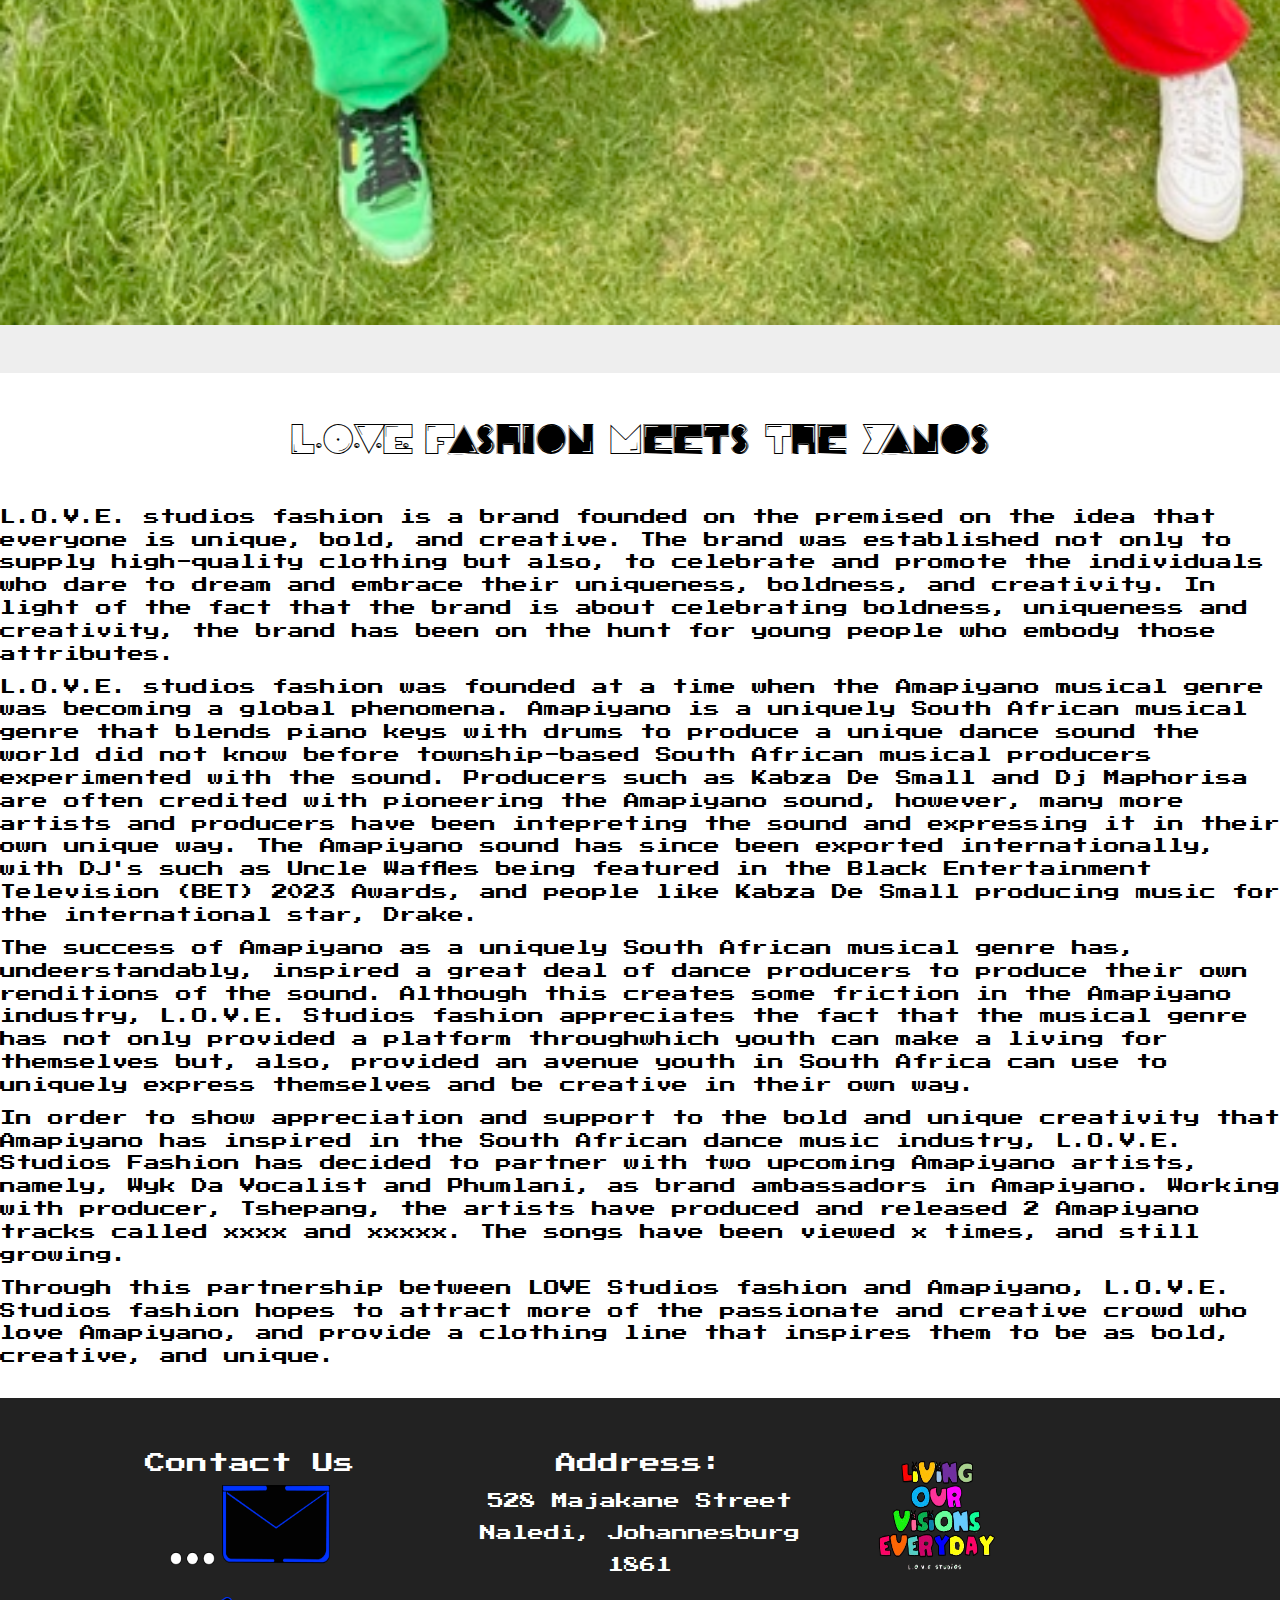
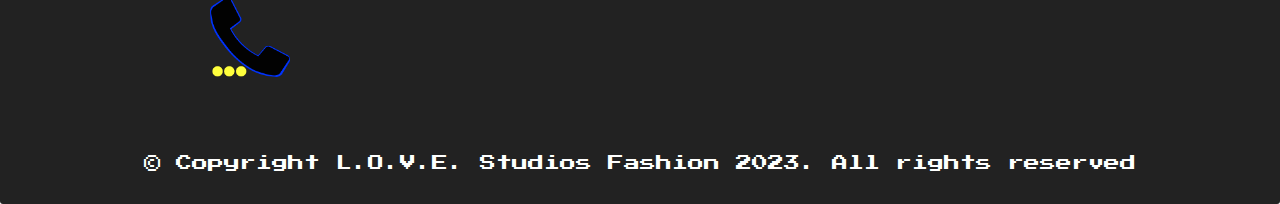
<file: yanos.html>
<!DOCTYPE html>
<html lang="en" dir="ltr">
  <head>
    <meta charset="utf-8">
    <meta http-equiv="X-UA-Compatible" content="IE=edge">
    <meta name="viewport" content="width=device-width, initial-scale=1">
    <title>Love Studios Fashion</title>
    <link rel="stylesheet" href="css/bootstrap.min.css">
    <link rel="stylesheet" href="css/styles.css">
    <link href="pacfont/PAC-FONT.TTF" rel="font">
    <link href="VT323/VT323-Regular.ttf" rel="font">
    <link rel="font" href="Bungee_Spice/BungeeSpice-Regular.ttf">
    <link rel="font" href="/Press_Start_2P/PressStart2P-Regular.ttf">
    <link href='https://fonts.googleapis.com/css?family=Oxygen:400,300,700' rel='stylesheet' type='text/css'>
    <link href='https://fonts.googleapis.com/css?family=Lora' rel='stylesheet' type='text/css'>
    <link href="https://fonts.cdnfonts.com/css/pac-font" rel="stylesheet">
  </head>
  <body>
    <header>
      <nav id="header-nav" class="navbar navbar-default">
        <div class="container">
          <div class="navbar-header">
            <a href="index.html" class="pull-left visible-md visible-lg">
              <div id="logo-img"><a href="index.html"><img src="images/PhotoRoom_20230105_173615.jpg" alt="L.O.V.E. logo" style="width: 250px; height: 150px"></a></div>
            </a>

            <button id="navbarToggle" type="button" class="navbar-toggle collapsed" data-toggle="collapse" data-target="#collapsable-nav" aria-expanded="false">
              <span class="sr-only">Toggle navigation</span>
              <span class="icon-bar"></span>
              <span class="icon-bar"></span>
              <span class="icon-bar"></span>
            </button>
          </div>

          <div id="collapsable-nav" class="collapse navbar-collapse">
             <ul id="nav-list" class="nav navbar-nav navbar-right">
              <li class="visible-xs active">
                <a href="index.html">
                  <span class="glyphicon glyphicon-home"></span> Home</a>
              </li>
              <li>
                <a href="catalogue.html">
                  <span class=""></span><br class="hidden-xs"> Catalogue</a>
              </li>
              <li>
                <a href="brandMedia.html">
                  <span class=""></span><br class="hidden-xs"> Media</a>
              </li>
              <li>
                <a href="about.html">
                  <span class=""></span><br class="hidden-xs"> About</a>
              </li>
            </ul><!-- #nav-list -->
          </div><!-- .collapse .navbar-collapse -->
        </div><!-- .container -->
      </nav><!-- #header-nav -->
    </header>

    <article class="">
      <div class="jumbotron">
        <img src="images/IMG_3314.jpg" alt="Picture of new product(s)" class="img-responsive" style="width: 100%; height: 100%">
      </div>

      <article class="">
        <div class="ArtHead">
          <h2>L.O.V.E. Fashion Meets The Yanos</h2>
        </div>

        <div id="aBody">
          <p>L.O.V.E. studios fashion is a brand founded on the premised on the idea that everyone is unique, bold, and creative. The brand was established not only to supply high-quality clothing but also, to celebrate and promote the individuals
          who dare to dream and embrace their uniqueness, boldness, and creativity. In light of the fact that the brand is about celebrating boldness, uniqueness and creativity, the brand has been on the hunt for young people who embody those attributes.</p>

          <p>L.O.V.E. studios fashion was founded at a time when the Amapiyano musical genre was becoming a global phenomena. Amapiyano is a uniquely South African musical genre that blends piano keys with drums to produce a unique dance sound the world
             did not know before township-based South African musical producers experimented with the sound. Producers such as Kabza De Small and Dj Maphorisa are often credited with pioneering the Amapiyano sound, however, many more artists and producers
           have been intepreting the sound and expressing it in their own unique way. The Amapiyano sound has since been exported internationally, with DJ's such as Uncle Waffles being featured in the Black Entertainment Television (BET) 2023 Awards, and
         people like Kabza De Small producing music for the international star, Drake.</p>

         <p>The success of Amapiyano as a uniquely South African musical genre has, undeerstandably, inspired a great deal of dance producers to produce their own renditions of the sound. Although this creates some friction in the Amapiyano industry,
         L.O.V.E. Studios fashion appreciates the fact that the musical genre has not only provided a platform throughwhich youth can make a living for themselves but, also, provided an avenue youth in South Africa can use to uniquely express themselves
         and be creative in their own way.</p>

         <p>In order to show appreciation and support to the bold and unique creativity that Amapiyano has inspired in the South African dance music industry, L.O.V.E. Studios Fashion has decided to partner with two upcoming Amapiyano artists, namely, Wyk Da Vocalist and Phumlani, as brand ambassadors in Amapiyano.
         Working with producer, Tshepang, the artists have produced and released 2 Amapiyano tracks called xxxx and xxxxx. The songs have been viewed x times, and still growing.</p>

         <p>Through this partnership between LOVE Studios fashion and Amapiyano, L.O.V.E. Studios fashion hopes to attract more of the passionate and creative crowd who love Amapiyano, and provide a clothing line that inspires them to be as bold, creative, and unique.</p>

        </div>

      </article>



    </article>

    <footer class="panel-footer">
      <div class="container">
        <div class="row">
          <a href="#"><img src="images/IMG_1691.PNG" alt="brand logo" style="width: 200px; height: 200px;"></a>
          <section id="hours" class="col-sm-4">
            <span>Contact Us</span><br>
            <a href="mailto: garlicgreenjunior@icloud.com">
              <img src="images/emailIcon.png" alt="email icon" style="width: 160px; height: 80px;">
            </a> <br>
            <a href="https://api.whatsapp.com/send?phone=27628906020"><br>
              <img src="images/phoneIcon.png" alt="Whatsapp Chat" style="width: 80px; height: 80px;">
            </a>
            <hr class="visible-xs">
          </section>
          <section id="address" class="col-sm-4">
            <span>Address:</span><br>
            528 Majakane Street<br>
            Naledi, Johannesburg 1861
            <hr class="visible-xs">
          </section>
      </div>
      <div id="copyR" class="text-center">&copy; Copyright L.O.V.E. Studios Fashion 2023. All rights reserved</div>
      </div>
    </footer>

    <!-- jQuery (Bootstrap JS plugins depend on it) -->
    <script src="js/jquery-2.1.4.min.js"></script>
    <script src="js/bootstrap.min.js"></script>
    <script src="js/script.js"></script>
  </body>
</html>
</file>
<file: css/styles.css>
body {
  font-size: 16px;
  color: black;
  background-color: white;
  font-family: 'PacFont', sans-serif;
  position: absolute;
}
@font-face {
  font-family: PressStart2P;
  src: url('../fonts/Press_Start_2P/PressStart2P-Regular.ttf');

}

@font-face {
  font-family: PacFont;
  src: url('../fonts/pacfont/PAC-FONT.TTF');
}



.artBody p{
  font-family: PressStart2P;
  margin-bottom: 70px;

}

#whatIcon {
  position: absolute;
  width: 100px;
  height: 100px;
  right: 30px;
  bottom: 940px;
  padding: 24px;

}
.pageContent {
  font-family: 'PacFont', ;
}

.frontArt{
  font-family: 'Press Start 2P','Bungee Spice';
  font-size: 1.5em;
  /*font-weight: bold;*/
}

/* NEWS HEADER */
.ArtHead{
text-align: center;
margin-top: 50px;
margin-bottom: 50px;
font-family: 'PacFont';
}

/** HEADER **/
#header-nav {
  background-color: white;
  border-radius: 0;
  border: 0;
}

.itemDetails{
  font-family: PressStart2P;
  text-align: center;
}

#nav-list {
  margin-top: 10px;
}
#nav-list a {
  color: black;
  text-align: center;
}
#nav-list a:hover {
  background: #E7E7E7;
}
#nav-list a span {
  font-size: 1.8em;
}


.navbar-header button.navbar-toggle, .navbar-header .icon-bar {
  border: 1px solid #61122f;
}
.navbar-header button.navbar-toggle {
  clear: both;
  margin-top: -30px;
}
/* END HEADER */

/* FOOTER */
.panel-footer {
  margin-top: 30px;
  padding-top: 35px;
  padding-bottom: 30px;
  background-color: #222;
  border-top: 0;
  font-family: 'VT323';
  font-size: 1em;
}
.panel-footer div.row {
  margin-bottom: 35px;
}
#hours, #address {
  font-family: PressStart2P;
  line-height: 2;
  color: white;
  padding: 10px;

}
#hours > span, #address > span {
  font-size: 1.3em;
  color: white;
}
#address p {
  color: #557c3e;
  font-size: .8em;
  line-height: 1.8;
}
#testimonials {
  font-family: PressStart2P;
  font-style: italic;
  color: white;
}
#testimonials p:nth-child(2) {
  margin-top: 25px;
}

#copyR{
  font-family: PressStart2P;
  color: white;
}
/* END FOOTER */


/*MEDIA PAGE*/
#newsHead{
  font-family: PressStart2P;
  color: #020202;
  text-decoration: underline;

}

#news-tile span, #music-tile span, #videos-tile span, #snaps-tile span {
  position: absolute;
  bottom: 0;
  right: 0;
  width: 100%;
  text-align: center;
  font-size: 1.6em;
  text-transform: uppercase;
  background-color: #000;
  color: #fff;
  opacity: .8;
}

/*END MEDIA PAGE*/

/*NEWS PAGE*/
#newsBlock{
  margin-bottom: 50px;
}

/*END NEWS PAGE*/

/*SNAPS PAGE*/
#pic-tile, #pic2-tile, #pic3-tile {
  height: 500px;
  width: 100%;
  margin-bottom: 15px;
  position: relative;
  overflow: hidden;
}
#pic-tile {
  /* background: url('../images/DSCF3668.jpeg') no-repeat; */
  background-position: center;
}
#pic2-tile {
  /* background: url('../images/DSCF3695-2.jpeg') no-repeat; */
  background-position: center;
}
#pic3-tile {
  /* background: url('../images/DSCF3733-2.jpeg') no-repeat; */
  background-position: center;
}

#myImg, #myImg1, #myImg2, #myImg3, #myImg4, #myImg5, #myImg6, #myImg7, #myImg8, #myImg9, #myImg10, #myImg11, #myImg13, #myImg14, #myImg15, #myImg16, #myImg17, #myImg18, #myImg19, #myImg20{
  transition: 0.3s;
}

#myImg:hover, #myImg1:hover, #myImg2:hover, #myImg3:hover, #myImg4:hover, #myImg5:hover, #myImg6:hover, #myImg7:hover. #myImg8:hover, #myImg9:hover, #myImg10:hover, #myImg11:hover{
  opacity: 0.7;
}

.modal{
  display: none;
  position: fixed;
  z-index: 1;
  padding-top: 100px;
  left: 0;
  top: 0;
  width: 100%;
  height: 100%;
  overflow: auto;
  background-color: rgb(0,0,0);
  background-color: rgb(0,0,0.9)
}

.modal-content{
  margin: auto;
  display: block;
  width: 80%;
  max-width: 700px;
}

#caption, #caption1, #caption2, #caption3{
  margin: auto;
  display: block;
  width: 80%
  max-width: 700px;
  text-align: center;
  color: #ccc;
  padding: 10px 0;
  height: 150px;
}

.modal-content, #caption, #caption1, #caption2, #caption3{
  animation-name: zoom;
  animation-duration: 0.6s;
}

@keyframes zoom {
  from { transform: scale(0)}
  to {transform: scale(1)}
}

.close {
  position: absolute;
  top: 15px;
  right: 35px;
  color: #f1f1f1;
  font-size: 40px;
  font-weight: bold;
  transition: 0.3s;
}

.close:hover, .close:focus {
  color: #bbb;
  text-decoration: none;
  cursor: pointer;
}
/*END SNAPS PAGE*/

/* HOME PAGE */
.container .jumbotron {
  box-shadow: 0 0 50px #3F0C1F;
  border: 2px solid #3F0C1F;
}

#sale-tile, #medias-tile, #specialsTile {
  height: 250px;
  width: 100%;
  margin-bottom: 15px;
  position: relative;
  border: 2px solid #3F0C1F;
  overflow: hidden;
}
#sale-tile {
  background: url('../images/IMG_2486.jpg') no-repeat;
  background-position: center;
}
#specialsTile {
  background: url('../images/DSCF3701.JPEG') no-repeat;
  background-position: center;
}
#medias-tile {
  background: url('../images/IMG_3314.jpg') no-repeat;
  background-position: center;
}
#sale-tile:hover, #specialsTile:hover, #medias-tile:hover {
  box-shadow: 0 1px 5px 1px #cccccc;
}
#sale-tile span, #specialsTile span, #medias-tile span {
  position: absolute;
  bottom: 0;
  right: 0;
  width: 100%;
  text-align: center;
  font-size: 1.6em;
  text-transform: uppercase;
  background-color: #000;
  color: #fff;
  opacity: .8;
}
#sale-tile, #specialsTile, #medias-tile {
  width: 360px;
  margin: 0 auto 15px;
}

/* END HOME PAGE */
/*MEDIA PAGE*/
.jumText{
  font-family: PressStart2P;
}
.medHead > h3{
  font-family: PacFont,fantasy;
  text-align: center;
}
#snaps-tile, #news-tile, #videos-tile, #music-tile {
  height: 250px;
  width: 100%;
  margin-bottom: 15px;
  position: relative;
  border: 2px solid #3F0C1F;
  overflow: hidden;
}
#snaps-tile {
  background: url('../images/IMG_2369.JPEG') no-repeat;
  background-position: center;
}
#music-tile {
  background: url('../images/IMG_2094.JPEG') no-repeat;
  background-position: center;
}
#videos-tile {
  background: url('../images/IMG_2369.JPEG') no-repeat;
  background-position: center;
}
#news-tile {
  background: url('../images/IMG_1995.JPEG') no-repeat;
  background-position: center;
}
#news-tile, #snaps-tile, #music-tile, #videos-tile {
  width: 360px;
  margin: 0 auto 15px;
}
/*END MEDIA PAGE*/

/*ABOUT PAGE*/
#LoveHeader{
  font-family: PacFont;
  text-align: center;

}

#aBody{
  font-family: PressStart2P;
}
/*END ABOUT PAGE*/
#hats-tile, #topz-tile, #map-tile {
  height: 250px;
  width: 100%;
  margin-bottom: 15px;
  position: relative;
  border: 2px solid #3F0C1F;
  overflow: hidden;
}

/*CATALOGUE PAGE*/
#skopi-tile, #skopi1-tile, #skopi2-tile, #skopi3-tile {
  height: 500px;
  width: 100%;
  margin-bottom: 15px;
  position: relative;
  overflow: hidden;
}
#tops-tile, #tops1-tile, #tops2-tile, #tops3-tile {
  height: 500px;
  width: 100%;
  margin-bottom: 15px;
  position: relative;
  overflow: hidden;
}
#skopi-tile {
  background: url('../images/IMG_2486.jpg') no-repeat;
  background-position: center;
}
#skopi1-tile {
  background: url('../images/IMG_3888.jpg') no-repeat;
  background-position: center;
}
#skopi2-tile {
  background: url('../images/IMG_2490.jpg') no-repeat;
  background-position: center;
}
#skopi3-tile {
  background: url('../images/IMG_3927.jpg') no-repeat;
  background-position: center;
}

#tops-tile {
  background: url('../images/0F32BE66-8FE7-40CD-817E-2B0E46058853.jpg') no-repeat;
  background-position: center;
}
#tops1-tile {
  background: url('../images/PhotoRoom_20220611_132826.jpeg') no-repeat;
  background-position: center;
}
#tops2-tile {
  background: url('../images/IMG_3285.jpg') no-repeat;
  background-position: center;
}
#tops3-tile {
  background: url('../images/IMG_0006.jpg') no-repeat;
  background-position: center;
}

/*END CATALOGUE PAGE*/
#emailPlace{
  margin-bottom: 50px;
}





@media only screen and (max-width: 700px) {
  .modal-content {
    width: 100%
  }
}


#menu-tile:hover, #specials-tile:hover, #map-tile:hover {
  box-shadow: 0 1px 5px 1px #cccccc;
}


#hats-tile {
  background: url('../images/FB_IMG_1684749015957.jpg') no-repeat;
  background-position: center;
}




#topz-tile {
  background: url('../images/IMG_3285.jpg') no-repeat;
  background-position: center;
}

#map-tile {
  background: url('../images/0F32BE66-8FE7-40CD-817E-2B0E46058853.jpg') no-repeat;
  background-position: center;
}

#hats-tile span, #topz-tile span, #map-tile span {
  position: absolute;
  bottom: 0;
  right: 0;
  width: 100%;
  text-align: center;
  font-size: 1.6em;
  text-transform: uppercase;
  background-color: #000;
  color: #fff;
  opacity: .8;
}
#menu-tile span, #tops-tile span, #map-tile span {
  position: absolute;
  bottom: 0;
  right: 0;
  width: 100%;
  text-align: center;
  font-size: 1.6em;
  text-transform: uppercase;
  background-color: #000;
  color: #fff;
  opacity: .8;
}



/********** Large devices only **********/
/* @media (min-width: 1200px) {
  .container .jumbotron {
    background: url('../images/IMG_2303.JPEG') no-repeat;
    height: 675px;
  }
} */

/********** Medium devices only **********/
/* @media (min-width: 992px) and (max-width: 1199px) {
  /* Header */
  /* #logo-img {
    background: url('../images/PhotoRoom_20230105_173615.jpg') no-repeat;
    width: 650px;
    height: 250px;
    margin: 5px 5px 5px 0;
  } */
  /* End Header */
  /* #logo-imge {
    width: 250px;
    height: 250px;
    margin: 5px 5px 5px 0;
  } */
  /* Home Page */
  /* .container .jumbotron {
    background: url('../images/jumbotron_992.jpg') no-repeat;
    height: 558px;
  } */
  /* End Home Page */
}

/********** Small devices only **********/
/* @media (min-width: 768px) and (max-width: 991px) {
  /* Home Page */
  /* .container .jumbotron {
    background: url('../images/PhotoRoom_20230105_173615.jpg') no-repeat;
    height: 432px;
  } */
  /* End Home Page */
/* } */

/********** Extra small devices only **********/
@media (max-width: 767px) {
  /* Header */
  /* .navbar-brand {
    padding-top: 10px;
    height: 80px;
  }
  .navbar-brand h1 { /* Restaurant name */
    /* padding-top: 10px;
    font-size: 5vw; /* 1vw = 1% of viewport width */
  /* } */
  /* .navbar-brand p { /* Kosher cert */
    /* font-size: .6em;
    margin-top: 12px; */
  /* } */
  /* .navbar-brand p img { /* Star-K */
    /* height: 20px; */
  /* }  */

  #collapsable-nav a { /* Collapsed nav menu text */
    font-size: 1.2em;
  }
  #collapsable-nav a span { /* Collapsed nav menu glyph */
    font-size: 1em;
    margin-right: 5px;
  }

  }

  /* #call-btn > a { */
    /* font-size: 1.5em;
    display: block;
    margin: 0 20px;
    padding: 10px;
    border: 2px solid #fff;
    background-color: #f6b319;
    color: #951c49; */
  /* } */
  /* #xs-deliver { */
    /* margin-top: 5px;
    font-size: .7em;
    letter-spacing: .1em;
    text-transform: uppercase; */

  /* End Header */

  /*about pictures*/
  @media (max-width: 766px) {
    #storyImg{
      width: 150px;
      height: 150px;
    }
  }

  /* Footer */
  .panel-footer section {
    margin-bottom: 30px;
    text-align: center;
  }
  .panel-footer section:nth-child(3) {
    margin-bottom: 0; /* margin already exists on the whole row */
  }
  .panel-footer section hr {
    width: 50%;
  }
  /* End Footer */

  /* Home Page */
  .container .jumbotron {
    margin-top: 30px;
    padding: 0;
  }
  #menu-tile, #specials-tile {
    width: 360px;
    margin: 0 auto 15px;
  }

  #menu-tile, #medias-tile {
    width: 360px;
    margin: 0 auto 15px;
  }
  #hats-tile, #topz-tile {
    width: 360px;
    margin: 0 auto 15px;
  }

  #pic-tile, #pic2-tile, #pic3-tile, #pic3-tile #specialsTile {
    width: 360px;
    margin: 0 auto 15px;
  }
}


/********** Super extra small devices Only :-) (e.g., iPhone 4) **********/
@media (max-width: 479px) {
  body{
    position: absolute;
  }
  /* WhatsApp ICON */
  #whatIcon{
    /* width: 100px;
    height: 100px; */
    right: 30px;
    bottom: 3000px;
    padding: 24px;
  }

  /* End Header */

  /* Home page */
  #menu-tile, #specials-tile {
    width: 280px;
    margin: 0 auto 15px;
  }
  #menu-tile, #medias-tile {
    width: 280px;
    margin: 0 auto 15px;
  }
  #menu-tile, #topz-tile {
    width: 280px;
    margin: 0 auto 15px;
  }
  #pic-tile, #specials-tile {
    width: 280px;
    margin: 0 auto 15px;
  }
  #pic-tile, #tops-tile {
    width: 280px;
    margin: 0 auto 15px;
  }
  #menu-tile, #specialsTile {
    width: 280px;
    margin: 0 auto 15px;
  }

  .col-xxs-12 {
    position: relative;
    min-height: 1px;
    padding-right: 15px;
    padding-left: 15px;
    float: left;
    width: 100%;
  }
}
</file>
